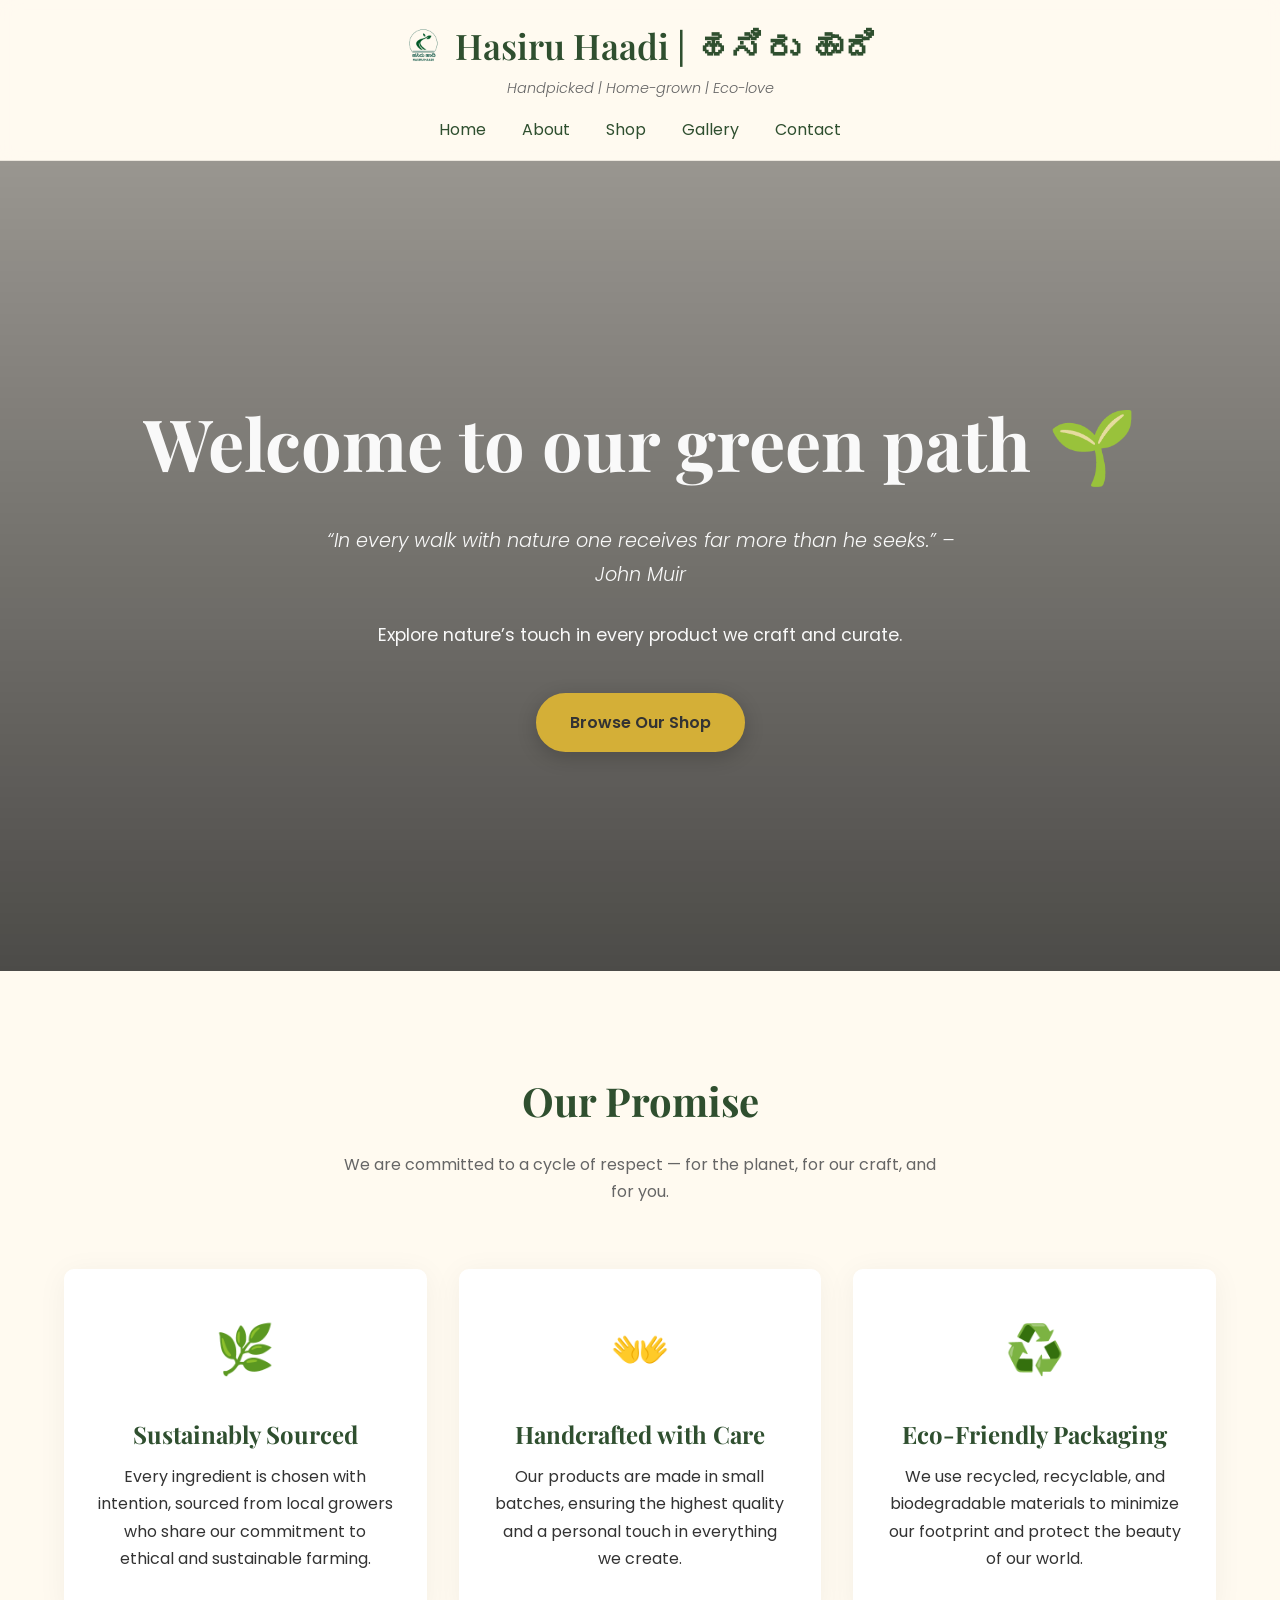
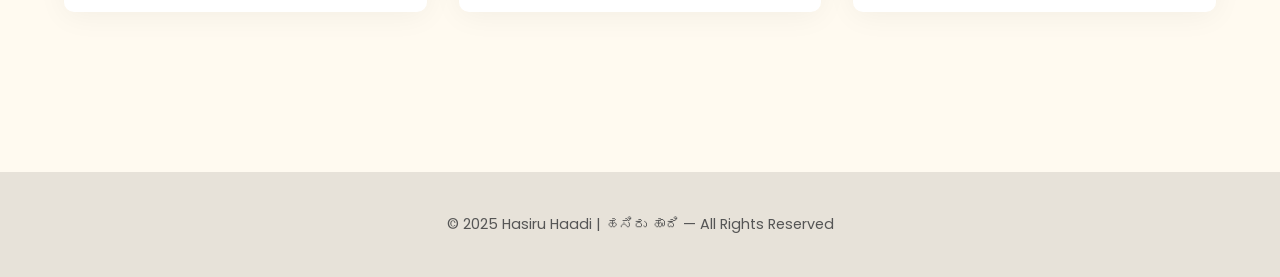
<file: index.html>
<!DOCTYPE html>
<html lang="en">
<head>
    <link rel="icon" type="image/x-icon" href="favicon.ico.png">
    <meta charset="UTF-8">
    <title>Hasiru Haadi | ಹಸಿರು ಹಾದಿ</title>
    <meta name="viewport" content="width=device-width, initial-scale=1.0">

    <link rel="preconnect" href="https://fonts.googleapis.com">
    <link rel="preconnect" href="https://fonts.gstatic.com" crossorigin>
    <link href="https://fonts.googleapis.com/css2?family=Playfair+Display:wght@600&family=Poppins:wght@300;400;600&display=swap" rel="stylesheet">

    <style>
        :root {
            --dark-green: #2F4F2F; /* Deep Forest Green */
            --accent-gold: #D4AF37; /* Gold/Ochre */
            --background-ivory: #FFFAF0; /* Floral White/Ivory */
            --text-dark: #333333;
            --text-light: #f9f9f9;
            --font-heading: 'Playfair Display', serif;
            --font-body: 'Poppins', sans-serif;
        }

        * {
            margin: 0;
            padding: 0;
            box-sizing: border-box;
        }

        html {
            scroll-behavior: smooth;
        }

        body {
            font-family: var(--font-body);
            background-color: var(--background-ivory);
            color: var(--text-dark);
            line-height: 1.7;
            overflow-x: hidden;
        }

        /* --- HEADER --- */
        header {
            background: rgba(255, 250, 240, 0.85);
            backdrop-filter: blur(10px);
            padding: 1rem 5%;
            text-align: center;
            position: sticky;
            top: 0;
            z-index: 1000;
            border-bottom: 1px solid rgba(0,0,0,0.08);
            animation: fadeInDown 1s ease-in-out;
        }

        header h1 {
            font-family: var(--font-heading);
            font-size: 2.2rem;
            font-weight: 600;
            color: var(--dark-green);
            display: flex;
            align-items: center;
            justify-content: center;
            gap: 12px;
        }
        
        header h1 img {
            transition: transform 0.3s ease;
        }

        header h1:hover img {
            transform: scale(1.1);
        }

        header p {
            font-style: italic;
            color: #666;
            margin-bottom: 1rem;
            font-size: 0.9rem;
            font-weight: 300;
        }
        
        nav a {
            color: var(--dark-green);
            text-decoration: none;
            margin: 0 1rem;
            font-weight: 400;
            position: relative;
            padding-bottom: 8px;
            transition: color 0.3s ease;
        }

        nav a::after {
            content: '';
            position: absolute;
            width: 0;
            height: 2px;
            bottom: 0;
            left: 50%;
            transform: translateX(-50%);
            background-color: var(--accent-gold);
            transition: width 0.3s cubic-bezier(0.65, 0, 0.35, 1);
        }

        nav a:hover {
            color: var(--text-dark);
        }

        nav a:hover::after {
            width: 100%;
        }

        /* --- HERO SECTION --- */
        .hero {
            display: flex;
            flex-direction: column;
            justify-content: center;
            align-items: center;
            text-align: center;
            padding: 5rem 2rem;
            min-height: 90vh;
            color: var(--text-light);
            position: relative;
            background: url('https://images.unsplash.com/photo-1441974231531-c6227db76b6e?q=80&w=2560&auto=format&fit=crop') no-repeat center center/cover;
            overflow: hidden;
        }

        .hero::before {
            content: '';
            position: absolute;
            top: 0;
            left: 0;
            width: 100%;
            height: 100%;
            background: linear-gradient(0deg, rgba(0,0,0,0.7) 0%, rgba(0,0,0,0.4) 100%);
            z-index: 1;
        }

        .hero {
           animation: kenBurns 30s ease-out infinite;
        }

        .hero > * {
            position: relative;
            z-index: 2;
        }
        
        .hero .line-reveal {
             overflow: hidden;
             padding: 2px 0;
        }

        .hero h2, .hero blockquote, .hero p, .hero .btn {
           animation: revealUp 1.2s cubic-bezier(0.65, 0, 0.35, 1) forwards;
           opacity: 0;
           transform: translateY(110%);
        }

        .hero h2 {
            font-family: var(--font-heading);
            font-size: clamp(2.5rem, 6vw, 4.5rem);
            margin-bottom: 1rem;
            animation-delay: 0.5s;
        }

        .hero blockquote {
            font-size: 1.2rem;
            max-width: 650px;
            font-weight: 300;
            line-height: 1.8;
            animation-delay: 0.8s;
        }

        .hero p {
            font-size: 1.1rem;
            margin-top: 1.5rem;
            animation-delay: 1.1s;
        }
        
        .btn {
            display: inline-block;
            background: var(--accent-gold);
            color: var(--text-dark);
            padding: 14px 32px;
            border-radius: 50px;
            text-decoration: none;
            margin-top: 2.5rem;
            font-weight: 600;
            border: 2px solid var(--accent-gold);
            transition: all 0.4s ease;
            box-shadow: 0 5px 20px rgba(0,0,0,0.2);
            animation-delay: 1.4s;
            animation-name: revealUp, breathe; /* Chain animations */
            animation-duration: 1.2s, 3s;
            animation-timing-function: cubic-bezier(0.65, 0, 0.35, 1), ease-in-out;
            animation-iteration-count: 1, infinite;
            animation-fill-mode: forwards;
        }

        .btn:hover {
            background: transparent;
            color: var(--accent-gold);
            transform: translateY(-5px) scale(1.05);
            box-shadow: 0 8px 25px rgba(0,0,0,0.3);
        }

        /* --- "OUR PROMISE" SECTION --- */
        .promise {
            padding: 6rem 5%;
            text-align: center;
        }

        .promise h2 {
            font-family: var(--font-heading);
            font-size: 2.5rem;
            color: var(--dark-green);
            margin-bottom: 1rem;
        }
        
        .promise .subtitle {
            max-width: 600px;
            margin: 0 auto 4rem auto;
            color: #666;
        }

        .promise-grid {
            display: grid;
            grid-template-columns: repeat(auto-fit, minmax(280px, 1fr));
            gap: 2rem;
        }
        
        .promise-card {
            background: #fff;
            padding: 2.5rem 2rem;
            border-radius: 10px;
            box-shadow: 0 4px 30px rgba(0,0,0,0.05);
            transition: transform 0.3s ease, box-shadow 0.3s ease;
            opacity: 0;
            animation: fadeInUp 1s ease-out forwards;
        }

        /* Staggered animation for cards */
        .promise-card:nth-child(2) { animation-delay: 0.2s; }
        .promise-card:nth-child(3) { animation-delay: 0.4s; }

        .promise-card:hover {
            transform: translateY(-10px);
            box-shadow: 0 10px 40px rgba(0,0,0,0.1);
        }

        .promise-card .icon {
            font-size: 3rem;
            margin-bottom: 1.5rem;
            color: var(--dark-green);
        }
        
        .promise-card h3 {
            font-family: var(--font-heading);
            font-size: 1.5rem;
            margin-bottom: 0.5rem;
            color: var(--dark-green);
        }

        /* --- FOOTER --- */
        footer {
            text-align: center;
            padding: 2.5rem 1rem;
            background: #e7e2d9;
            color: #555;
            font-size: 0.9rem;
            margin-top: 4rem;
        }

        /* --- KEYFRAMES --- */
        @keyframes fadeInDown {
            from { opacity: 0; transform: translateY(-20px); }
            to { opacity: 1; transform: translateY(0); }
        }

        @keyframes revealUp {
            from { opacity: 0; transform: translateY(110%); }
            to { opacity: 1; transform: translateY(0); }
        }
        
        @keyframes fadeInUp {
            from { opacity: 0; transform: translateY(30px); }
            to { opacity: 1; transform: translateY(0); }
        }

        @keyframes kenBurns {
          0%, 100% { transform: scale(1.1) rotate(0.5deg); }
          50% { transform: scale(1.0) rotate(-0.5deg); }
        }
        
        @keyframes breathe {
            0%, 100% { transform: scale(1); }
            50% { transform: scale(1.03); }
        }
        
        /* --- RESPONSIVE DESIGN --- */
        @media (max-width: 768px) {
            header {
                padding: 1.5rem 5%;
            }
            nav a {
                margin: 0 0.5rem;
            }
            .promise {
                padding: 4rem 5%;
            }
        }

    </style>
</head>
<body>
  <header>
    <h1>
        <img src="images/logo.png" alt="Hasiru Haadi Logo" style="height: 40px; vertical-align: middle;">
        Hasiru Haadi | ಹಸಿರು ಹಾದಿ
    </h1>
    <p>Handpicked | Home-grown | Eco-love</p>
    <nav>
      <a href="index.html">Home</a>
      <a href="about.html">About</a>
      <a href="shop.html">Shop</a>
      <a href="gallery.html">Gallery</a>
      <a href="contact.html">Contact</a>
    </nav>
  </header>

  <main>
    <section class="hero">
      <div class="line-reveal">
        <h2>Welcome to our green path 🌱</h2>
      </div>
      <div class="line-reveal">
        <blockquote style="font-style: italic;">
          “In every walk with nature one receives far more than he seeks.” – John Muir
        </blockquote>
      </div>
      <div class="line-reveal">
        <p>Explore nature’s touch in every product we craft and curate.</p>
      </div>
      <a href="shop.html" class="btn">Browse Our Shop</a>
    </section>

    <section class="promise">
        <h2>Our Promise</h2>
        <p class="subtitle">We are committed to a cycle of respect — for the planet, for our craft, and for you.</p>
        <div class="promise-grid">
            <article class="promise-card">
                <div class="icon">🌿</div>
                <h3>Sustainably Sourced</h3>
                <p>Every ingredient is chosen with intention, sourced from local growers who share our commitment to ethical and sustainable farming.</p>
            </article>
            <article class="promise-card">
                <div class="icon">👐</div>
                <h3>Handcrafted with Care</h3>
                <p>Our products are made in small batches, ensuring the highest quality and a personal touch in everything we create.</p>
            </article>
            <article class="promise-card">
                <div class="icon">♻️</div>
                <h3>Eco-Friendly Packaging</h3>
                <p>We use recycled, recyclable, and biodegradable materials to minimize our footprint and protect the beauty of our world.</p>
            </article>
        </div>
    </section>
  </main>

  <footer>
    <p>© 2025 Hasiru Haadi | ಹಸಿರು ಹಾದಿ — All Rights Reserved</p>
  </footer>
</body>
</html>
</file>
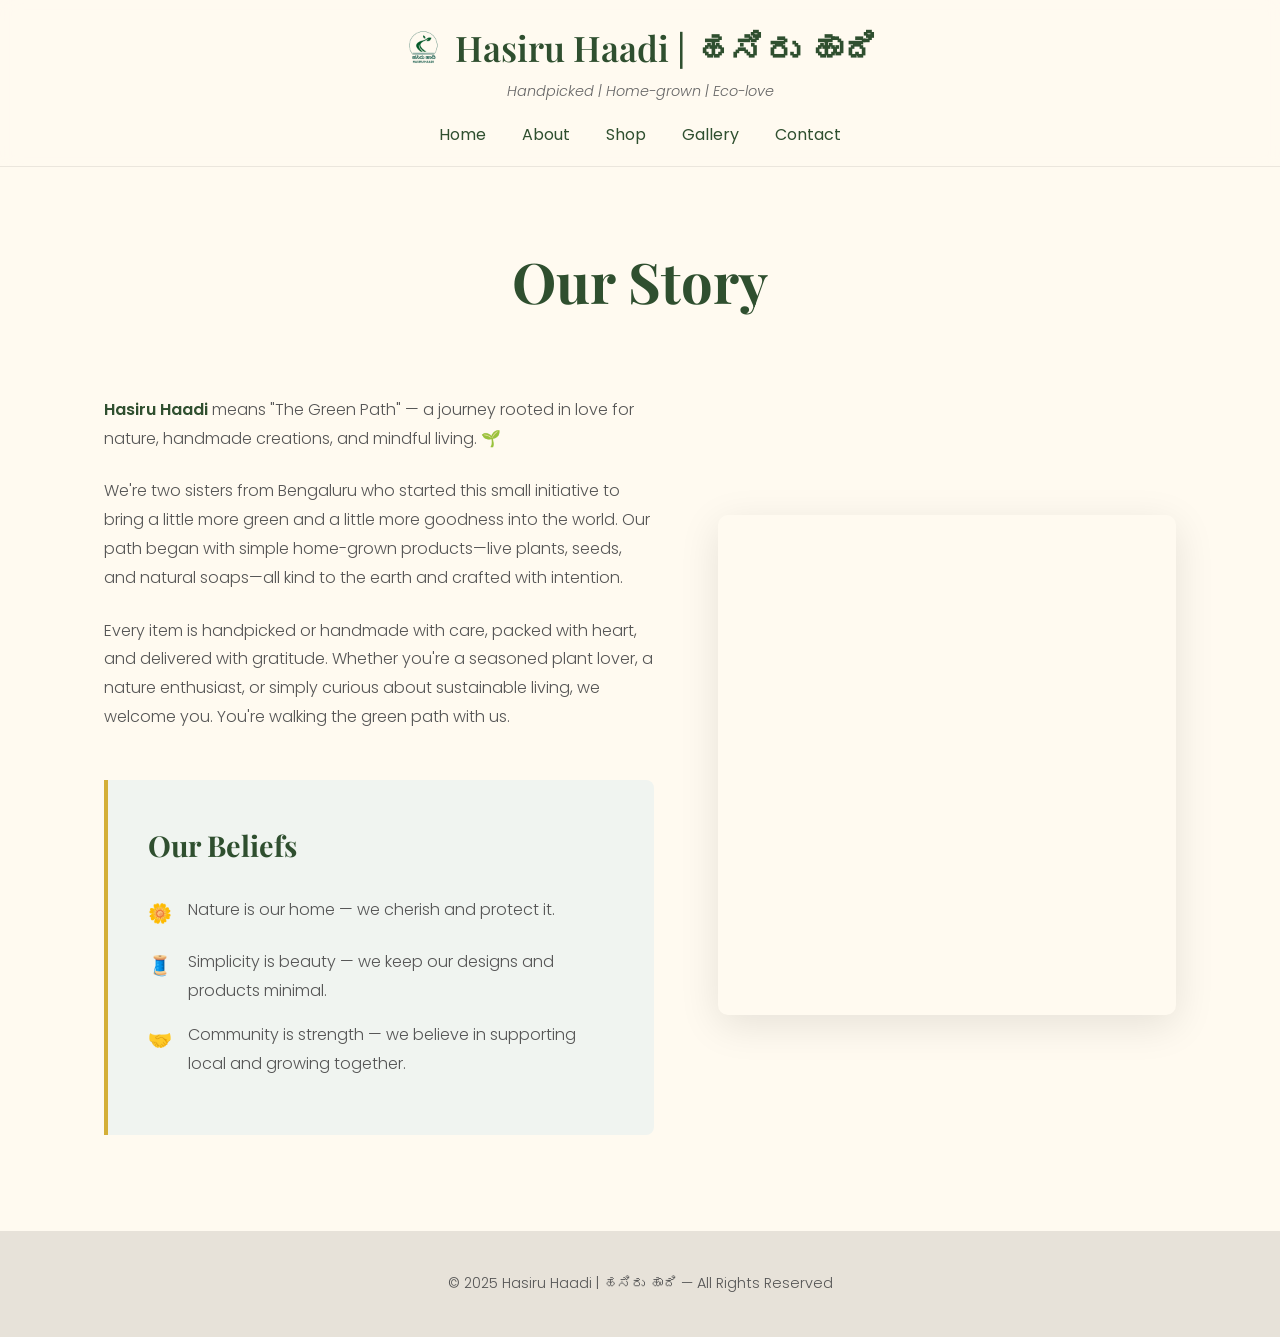
<file: about.html>
<!DOCTYPE html>
<html lang="en">
<head>
    <link rel="icon" type="image/x-icon" href="favicon.ico">
    <meta charset="UTF-8">
    <title>About Us | Hasiru Haadi</title>
    <meta name="viewport" content="width=device-width, initial-scale=1.0">

    <link rel="preconnect" href="https://fonts.googleapis.com">
    <link rel="preconnect" href="https://fonts.gstatic.com" crossorigin>
    <link href="https://fonts.googleapis.com/css2?family=Playfair+Display:wght@600&family=Poppins:wght@300;400;600&display=swap" rel="stylesheet">

    <style>
        /* --- ROOT VARIABLES (Consistent with homepage) --- */
        :root {
            --dark-green: #2F4F2F; /* Deep Forest Green */
            --accent-gold: #D4AF37; /* Gold/Ochre */
            --background-ivory: #FFFAF0; /* Floral White/Ivory */
            --light-green-bg: #f0f4f0;
            --text-dark: #333333;
            --text-light-gray: #555;
            --font-heading: 'Playfair Display', serif;
            --font-body: 'Poppins', sans-serif;
        }

        /* --- GENERAL STYLES (Consistent with homepage) --- */
        * {
            margin: 0;
            padding: 0;
            box-sizing: border-box;
        }

        html {
            scroll-behavior: smooth;
        }

        body {
            font-family: var(--font-body);
            background-color: var(--background-ivory);
            color: var(--text-dark);
            line-height: 1.8;
            overflow-x: hidden;
            font-weight: 300;
        }
        
        strong {
            font-weight: 600;
            color: var(--dark-green);
        }

        /* --- HEADER & FOOTER (Identical to homepage) --- */
        header {
            background: rgba(255, 250, 240, 0.85);
            backdrop-filter: blur(10px);
            padding: 1rem 5%;
            text-align: center;
            position: sticky;
            top: 0;
            z-index: 1000;
            border-bottom: 1px solid rgba(0,0,0,0.08);
        }

        header h1 {
            font-family: var(--font-heading);
            font-size: 2.2rem;
            font-weight: 600;
            color: var(--dark-green);
            display: flex;
            align-items: center;
            justify-content: center;
            gap: 12px;
        }
        
        header h1 img {
            transition: transform 0.3s ease;
        }

        header h1:hover img {
            transform: scale(1.1);
        }

        header p {
            font-style: italic;
            color: #666;
            margin-bottom: 1rem;
            font-size: 0.9rem;
            font-weight: 300;
        }
        
        nav a {
            color: var(--dark-green);
            text-decoration: none;
            margin: 0 1rem;
            font-weight: 400;
            position: relative;
            padding-bottom: 8px;
            transition: color 0.3s ease;
        }

        nav a::after {
            content: '';
            position: absolute;
            width: 0;
            height: 2px;
            bottom: 0;
            left: 50%;
            transform: translateX(-50%);
            background-color: var(--accent-gold);
            transition: width 0.3s cubic-bezier(0.65, 0, 0.35, 1);
        }

        nav a:hover {
            color: var(--text-dark);
        }

        nav a:hover::after {
            width: 100%;
        }

        footer {
            text-align: center;
            padding: 2.5rem 1rem;
            background: #e7e2d9;
            color: var(--text-light-gray);
            font-size: 0.9rem;
        }

        /* --- ABOUT PAGE SPECIFIC STYLES --- */
        .page-title-section {
            text-align: center;
            padding: 4rem 2rem 2rem;
            animation: fadeIn 1.5s ease-out;
        }
        .page-title-section h2 {
            font-family: var(--font-heading);
            font-size: clamp(2.5rem, 6vw, 3.5rem);
            color: var(--dark-green);
        }

        .about-container {
            display: grid;
            grid-template-columns: 1.2fr 1fr;
            gap: 4rem;
            max-width: 1200px;
            margin: 2rem auto 6rem auto;
            padding: 0 5%;
            align-items: center;
        }

        .about-text {
            animation: fadeInUp 1s ease-out forwards;
            opacity: 0;
        }
        
        .about-text p {
            margin-bottom: 1.5rem;
            color: var(--text-light-gray);
        }

        .about-image {
            height: 500px;
            border-radius: 10px;
            background: url('https://images.unsplash.com/photo-1523348837708-15d4a09cfac2?q=80&w=2574&auto=format&fit=crop') no-repeat center center/cover;
            box-shadow: 0 10px 40px rgba(0,0,0,0.1);
            animation: fadeIn 1.5s ease-out forwards;
            opacity: 0;
            animation-delay: 0.2s;
            transition: transform 0.4s ease;
        }
        
        .about-image:hover {
            transform: scale(1.03);
        }

        .beliefs-section {
            margin-top: 3rem;
            padding: 2.5rem;
            background: var(--light-green-bg);
            border-left: 4px solid var(--accent-gold);
            border-radius: 0 8px 8px 0;
        }
        
        .beliefs-section h3 {
            font-family: var(--font-heading);
            font-size: 1.8rem;
            color: var(--dark-green);
            margin-bottom: 1.5rem;
        }
        
        .beliefs-section ul {
            list-style: none;
        }
        
        .beliefs-section li {
            margin-bottom: 1rem;
            display: flex;
            align-items: flex-start;
            color: var(--text-light-gray);
            opacity: 0;
            animation: fadeInUp 0.8s ease-out forwards;
        }

        /* Staggered animation for list items */
        .beliefs-section li:nth-child(1) { animation-delay: 0.3s; }
        .beliefs-section li:nth-child(2) { animation-delay: 0.5s; }
        .beliefs-section li:nth-child(3) { animation-delay: 0.7s; }
        
        .beliefs-section li::before {
            content: attr(data-icon); /* Use emoji from data-icon attribute */
            font-size: 1.2rem;
            margin-right: 1rem;
            margin-top: 0.1rem;
        }
        
        /* --- KEYFRAMES --- */
        @keyframes fadeIn {
            from { opacity: 0; }
            to { opacity: 1; }
        }

        @keyframes fadeInUp {
            from { opacity: 0; transform: translateY(30px); }
            to { opacity: 1; transform: translateY(0); }
        }

        /* --- RESPONSIVE DESIGN --- */
        @media (max-width: 900px) {
            .about-container {
                grid-template-columns: 1fr;
                gap: 2rem;
            }
            .about-image {
                height: 350px;
                grid-row: 1; /* Move image to the top on mobile */
            }
        }

    </style>
</head>
<body>
  <header>
    <h1><img src="images/logo.png" alt="Hasiru Haadi Logo" style="height: 40px; vertical-align: middle;"> Hasiru Haadi | ಹಸಿರು ಹಾದಿ</h1>
    <p>Handpicked | Home-grown | Eco-love</p>
    <nav>
      <a href="index.html">Home</a>
      <a href="about.html">About</a>
      <a href="shop.html">Shop</a>
      <a href="gallery.html">Gallery</a>
      <a href="contact.html">Contact</a>
    </nav>
  </header>

  <main>
    <section class="page-title-section">
        <h2>Our Story</h2>
    </section>
    
    <div class="about-container">
        <div class="about-text">
            <p><strong>Hasiru Haadi</strong> means "The Green Path" — a journey rooted in love for nature, handmade creations, and mindful living. 🌱</p>
            
            <p>We're two sisters from Bengaluru who started this small initiative to bring a little more green and a little more goodness into the world. Our path began with simple home-grown products—live plants, seeds, and natural soaps—all kind to the earth and crafted with intention.</p>
  
            <p>Every item is handpicked or handmade with care, packed with heart, and delivered with gratitude. Whether you're a seasoned plant lover, a nature enthusiast, or simply curious about sustainable living, we welcome you. You're walking the green path with us.</p>

            <div class="beliefs-section">
                <h3>Our Beliefs</h3>
                <ul>
                  <li data-icon="🌼">Nature is our home — we cherish and protect it.</li>
                  <li data-icon="🧵">Simplicity is beauty — we keep our designs and products minimal.</li>
                  <li data-icon="🤝">Community is strength — we believe in supporting local and growing together.</li>
                </ul>
            </div>
        </div>
        <div class="about-image">
            </div>
    </div>
  </main>

  <footer>
    <p>© 2025 Hasiru Haadi | ಹಸಿರು ಹಾದಿ — All Rights Reserved</p>
  </footer>
</body>
</html>
</file>
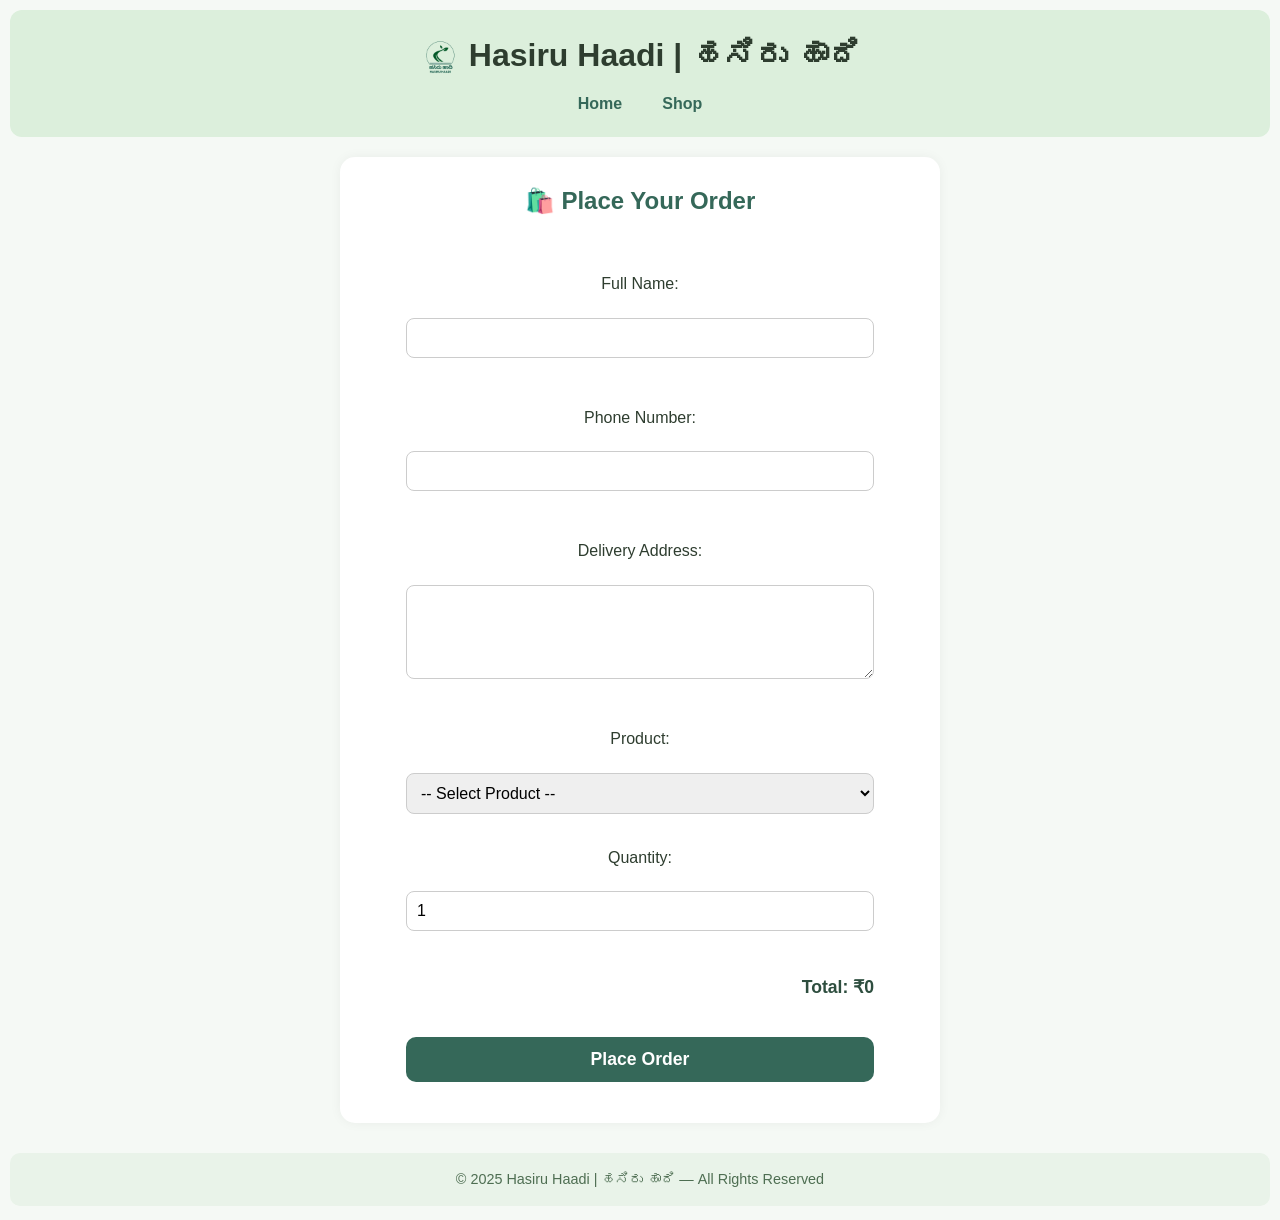
<file: buy.html>
<!DOCTYPE html>
<html lang="en">
<head>
  <meta charset="UTF-8">
  <title>Buy Now | Hasiru Haadi</title>
  <meta name="viewport" content="width=device-width, initial-scale=1.0">
  <link rel="stylesheet" href="style/style.css">
</head>
<body>
  <header>
    <h1><img src="images/logo.png" alt="Hasiru Haadi Logo" style="height: 40px; vertical-align: middle;"> Hasiru Haadi | ಹಸಿರು ಹಾದಿ</h1>
    <nav>
      <a href="index.html">Home</a>
      <a href="shop.html">Shop</a>
    </nav>
  </header>

  <main class="contact-form">
    <h2>🛍️ Place Your Order</h2>

    <form action="https://formsubmit.co/hasiruhaadi@gmail.com" method="POST">
      <input type="hidden" name="_captcha" value="false">
      <input type="hidden" name="_next" value="https://spandana-builds.github.io/hasiru-haadi/thankyoufororder.html">

      <label for="name">Full Name:</label>
      <input type="text" id="name" name="name" required>

      <label for="phone">Phone Number:</label>
      <input type="tel" id="phone" name="phone" required>

      <label for="address">Delivery Address:</label>
      <textarea id="address" name="address" rows="4" required></textarea>

      <label for="product">Product:</label>
      <select id="product" name="product" required>
        <option value="">-- Select Product --</option>
        <option value="Snake Plant">Snake Plant – ₹149</option>
        <option value="Little Gem">Little Gem – ₹99</option>
        <option value="Moss Rose">Moss Rose – ₹59</option>
      </select>

      <label for="quantity">Quantity:</label>
      <input type="number" id="quantity" name="quantity" min="1" value="1" required>

      <div id="total" style="margin-top: 10px; font-weight: bold;">Total: ₹0</div>

      <button type="submit" class="button">Place Order</button>
    </form>
  </main>

  <footer>
    <p>© 2025 Hasiru Haadi | ಹಸಿರು ಹಾದಿ — All Rights Reserved</p>
  </footer>

  <script>
    const productSelect = document.getElementById('product');
    const quantityInput = document.getElementById('quantity');
    const totalDiv = document.getElementById('total');

    const prices = {
      "Snake Plant": 149,
      "Little Gem": 99,
      "Moss Rose": 59
    };

    function updateTotal() {
      const selectedProduct = productSelect.value;
      const quantity = parseInt(quantityInput.value) || 0;
      const price = prices[selectedProduct] || 0;
      totalDiv.textContent = `Total: ₹${price * quantity}`;
    }

    productSelect.addEventListener('change', updateTotal);
    quantityInput.addEventListener('input', updateTotal);
    updateTotal();
  </script>
</body>
</html>
</file>
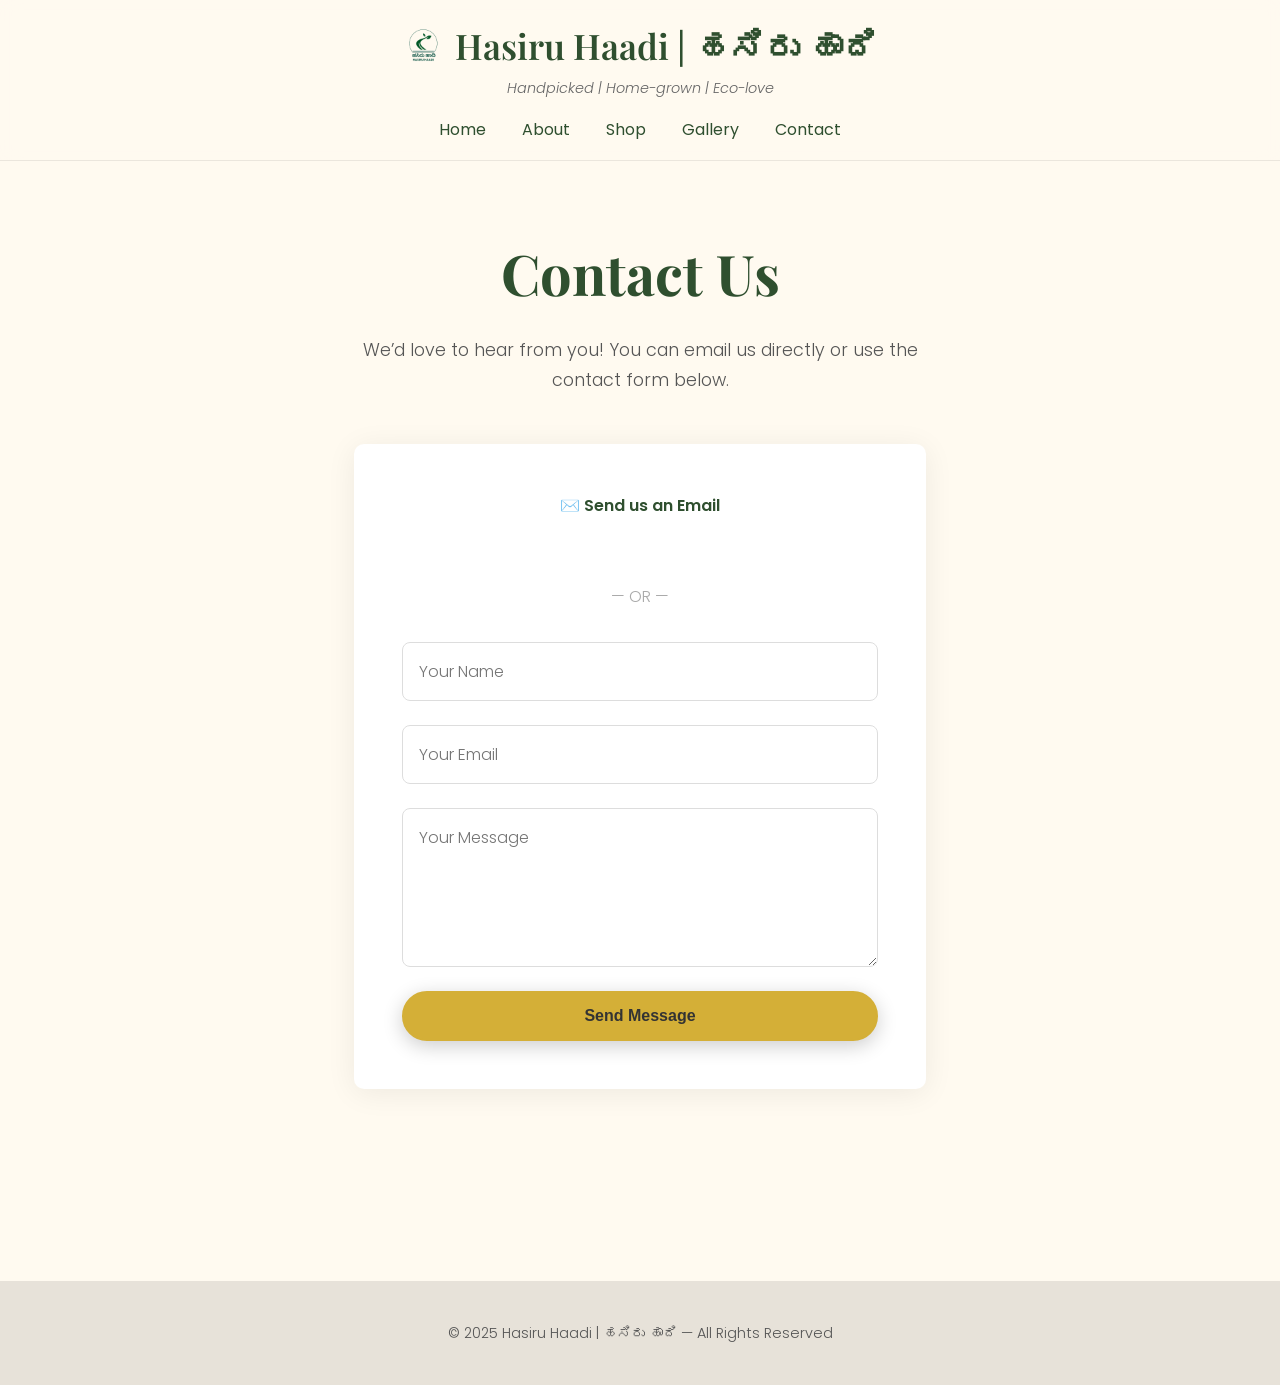
<file: contact.html>
<!DOCTYPE html>
<html lang="en">
<head>
    <meta charset="UTF-8">
    <title>Contact Us | Hasiru Haadi</title>
    <meta name="viewport" content="width=device-width, initial-scale=1.0">
    <link rel="icon" type="image/x-icon" href="favicon.ico">

    <link rel="preconnect" href="https://fonts.googleapis.com">
    <link rel="preconnect" href="https://fonts.gstatic.com" crossorigin>
    <link href="https://fonts.googleapis.com/css2?family=Playfair+Display:wght@600&family=Poppins:wght@300;400;600&display=swap" rel="stylesheet">

    <style>
        /* --- ROOT VARIABLES (Consistent with all pages) --- */
        :root {
            --dark-green: #2F4F2F; /* Deep Forest Green */
            --accent-gold: #D4AF37; /* Gold/Ochre */
            --background-ivory: #FFFAF0; /* Floral White/Ivory */
            --text-dark: #333333;
            --text-light-gray: #555;
            --font-heading: 'Playfair Display', serif;
            --font-body: 'Poppins', sans-serif;
        }

        /* --- GENERAL STYLES (Consistent with all pages) --- */
        * {
            margin: 0;
            padding: 0;
            box-sizing: border-box;
        }

        html {
            scroll-behavior: smooth;
        }

        body {
            font-family: var(--font-body);
            background-color: var(--background-ivory);
            color: var(--text-dark);
            line-height: 1.7;
            overflow-x: hidden;
            font-weight: 300;
        }

        /* --- HEADER & FOOTER (Identical to all pages) --- */
        header {
            background: rgba(255, 250, 240, 0.85);
            backdrop-filter: blur(10px);
            padding: 1rem 5%;
            text-align: center;
            position: sticky;
            top: 0;
            z-index: 1000;
            border-bottom: 1px solid rgba(0,0,0,0.08);
        }

        header h1 {
            font-family: var(--font-heading);
            font-size: 2.2rem;
            font-weight: 600;
            color: var(--dark-green);
            display: flex;
            align-items: center;
            justify-content: center;
            gap: 12px;
        }
        
        header h1 img {
            transition: transform 0.3s ease;
        }

        header h1:hover img {
            transform: scale(1.1);
        }

        header p {
            font-style: italic;
            color: #666;
            margin-bottom: 1rem;
            font-size: 0.9rem;
            font-weight: 300;
        }
        
        nav a {
            color: var(--dark-green);
            text-decoration: none;
            margin: 0 1rem;
            font-weight: 400;
            position: relative;
            padding-bottom: 8px;
            transition: color 0.3s ease;
        }

        nav a::after {
            content: '';
            position: absolute;
            width: 0;
            height: 2px;
            bottom: 0;
            left: 50%;
            transform: translateX(-50%);
            background-color: var(--accent-gold);
            transition: width 0.3s cubic-bezier(0.65, 0, 0.35, 1);
        }

        nav a:hover {
            color: var(--text-dark);
        }

        nav a:hover::after {
            width: 100%;
        }

        footer {
            text-align: center;
            padding: 2.5rem 1rem;
            background: #e7e2d9;
            color: var(--text-light-gray);
            font-size: 0.9rem;
            margin-top: 6rem;
        }

        /* --- CONTACT PAGE SPECIFIC STYLES --- */
        .contact {
            max-width: 700px;
            margin: 0 auto;
            padding: 4rem 5% 6rem;
            text-align: center;
        }
        
        .contact h2 {
            font-family: var(--font-heading);
            font-size: clamp(2.5rem, 6vw, 3.5rem);
            color: var(--dark-green);
            margin-bottom: 1rem;
            animation: fadeInDown 1s ease-out;
        }

        .contact > p {
            font-size: 1.1rem;
            color: var(--text-light-gray);
            margin-bottom: 3rem;
            animation: fadeInUp 1s ease-out 0.2s;
            animation-fill-mode: backwards;
        }

        .contact-options {
            background: #fff;
            padding: 3rem;
            border-radius: 10px;
            box-shadow: 0 4px 30px rgba(0,0,0,0.07);
        }
        
        .email-link {
            display: inline-block;
            text-decoration: none;
            color: var(--dark-green);
            font-weight: 600;
            margin-bottom: 2rem;
            position: relative;
            transition: color 0.3s ease;
        }
        
        .email-link::after {
             content: '';
            position: absolute;
            width: 100%;
            height: 1px;
            bottom: -4px;
            left: 0;
            background-color: var(--accent-gold);
            transform: scaleX(0);
            transition: transform 0.4s cubic-bezier(0.65, 0, 0.35, 1);
        }
        
        .email-link:hover {
            color: var(--accent-gold);
        }

        .email-link:hover::after {
            transform: scaleX(1);
        }

        form {
            display: flex;
            flex-direction: column;
            gap: 1.5rem;
            text-align: left;
        }
        
        form input,
        form textarea {
            width: 100%;
            padding: 1rem;
            font-family: var(--font-body);
            font-size: 1rem;
            font-weight: 300;
            border: 1px solid #ddd;
            border-radius: 8px;
            transition: border-color 0.3s ease, box-shadow 0.3s ease;
            opacity: 0;
            animation: fadeInUp 0.8s ease-out forwards;
        }

        form input:focus,
        form textarea:focus {
            outline: none;
            border-color: var(--accent-gold);
            box-shadow: 0 0 0 3px rgba(212, 175, 55, 0.25);
        }

        /* Staggered form animation */
        form input[name="name"] { animation-delay: 0.4s; }
        form input[name="email"] { animation-delay: 0.5s; }
        form textarea[name="message"] { animation-delay: 0.6s; }
        form button { animation-delay: 0.7s; }

        .btn {
            display: inline-block;
            background: var(--accent-gold);
            color: var(--text-dark);
            padding: 14px 32px;
            border-radius: 50px;
            text-decoration: none;
            font-weight: 600;
            font-size: 1rem;
            border: 2px solid var(--accent-gold);
            transition: all 0.4s ease;
            box-shadow: 0 5px 20px rgba(0,0,0,0.2);
            cursor: pointer;
            width: 100%;
        }

        .btn:hover {
            background: transparent;
            color: var(--accent-gold);
            transform: translateY(-5px);
            box-shadow: 0 8px 25px rgba(0,0,0,0.3);
        }


        /* --- KEYFRAMES --- */
        @keyframes fadeInDown {
            from { opacity: 0; transform: translateY(-20px); }
            to { opacity: 1; transform: translateY(0); }
        }

        @keyframes fadeInUp {
            from { opacity: 0; transform: translateY(30px); }
            to { opacity: 1; transform: translateY(0); }
        }

    </style>
</head>
<body>
  <header>
    <h1><img src="images/logo.png" alt="Hasiru Haadi Logo" style="height: 40px; vertical-align: middle;"> Hasiru Haadi | ಹಸಿರು ಹಾದಿ</h1>
    <p>Handpicked | Home-grown | Eco-love</p>
    <nav>
      <a href="index.html">Home</a>
      <a href="about.html">About</a>
      <a href="shop.html">Shop</a>
      <a href="gallery.html">Gallery</a>
      <a href="contact.html">Contact</a>
    </nav>
  </header>

  <main>
    <section class="contact">
      <h2>Contact Us</h2>
      <p>We’d love to hear from you! You can email us directly or use the contact form below.</p>

      <div class="contact-options">
        <a class="email-link" href="mailto:hasiruhaadi@gmail.com">✉️ Send us an Email</a>
        
        <div style="text-align: center; margin: 2rem 0; color: #aaa;">— OR —</div>

        <form action="https://formsubmit.co/hasiruhaadi@gmail.com" method="POST">
          <input type="hidden" name="_captcha" value="false">
          <input type="hidden" name="_next" value="https://spandana-builds.github.io/hasiru-haadi-2/thankyou.html">

          <input type="text" name="name" placeholder="Your Name" required>
          <input type="email" name="email" placeholder="Your Email" required>
          <textarea name="message" placeholder="Your Message" rows="5" required></textarea>
          <button type="submit" class="btn">Send Message</button>
        </form>
      </div>
    </section>
  </main>

  <footer>
    <p>© 2025 Hasiru Haadi | ಹಸಿರು ಹಾದಿ — All Rights Reserved</p>
  </footer>
</body>
</html>
</file>
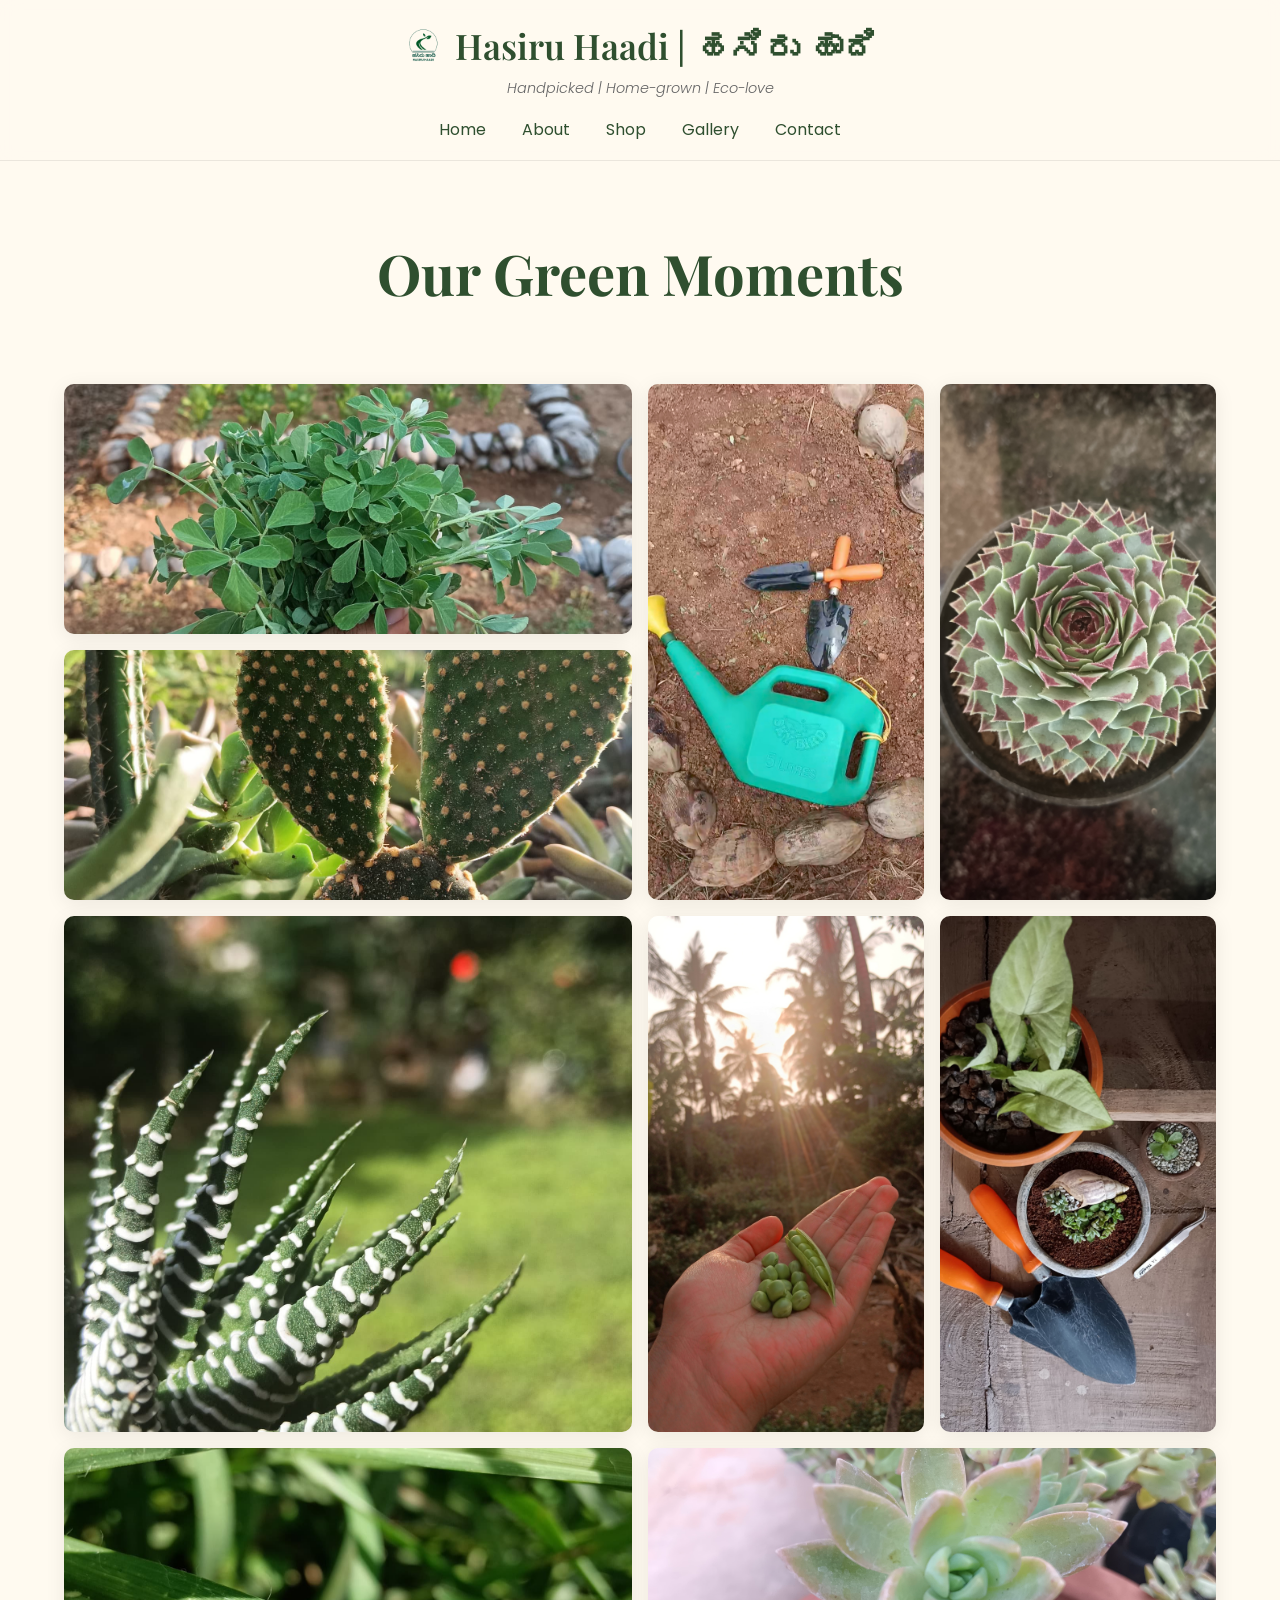
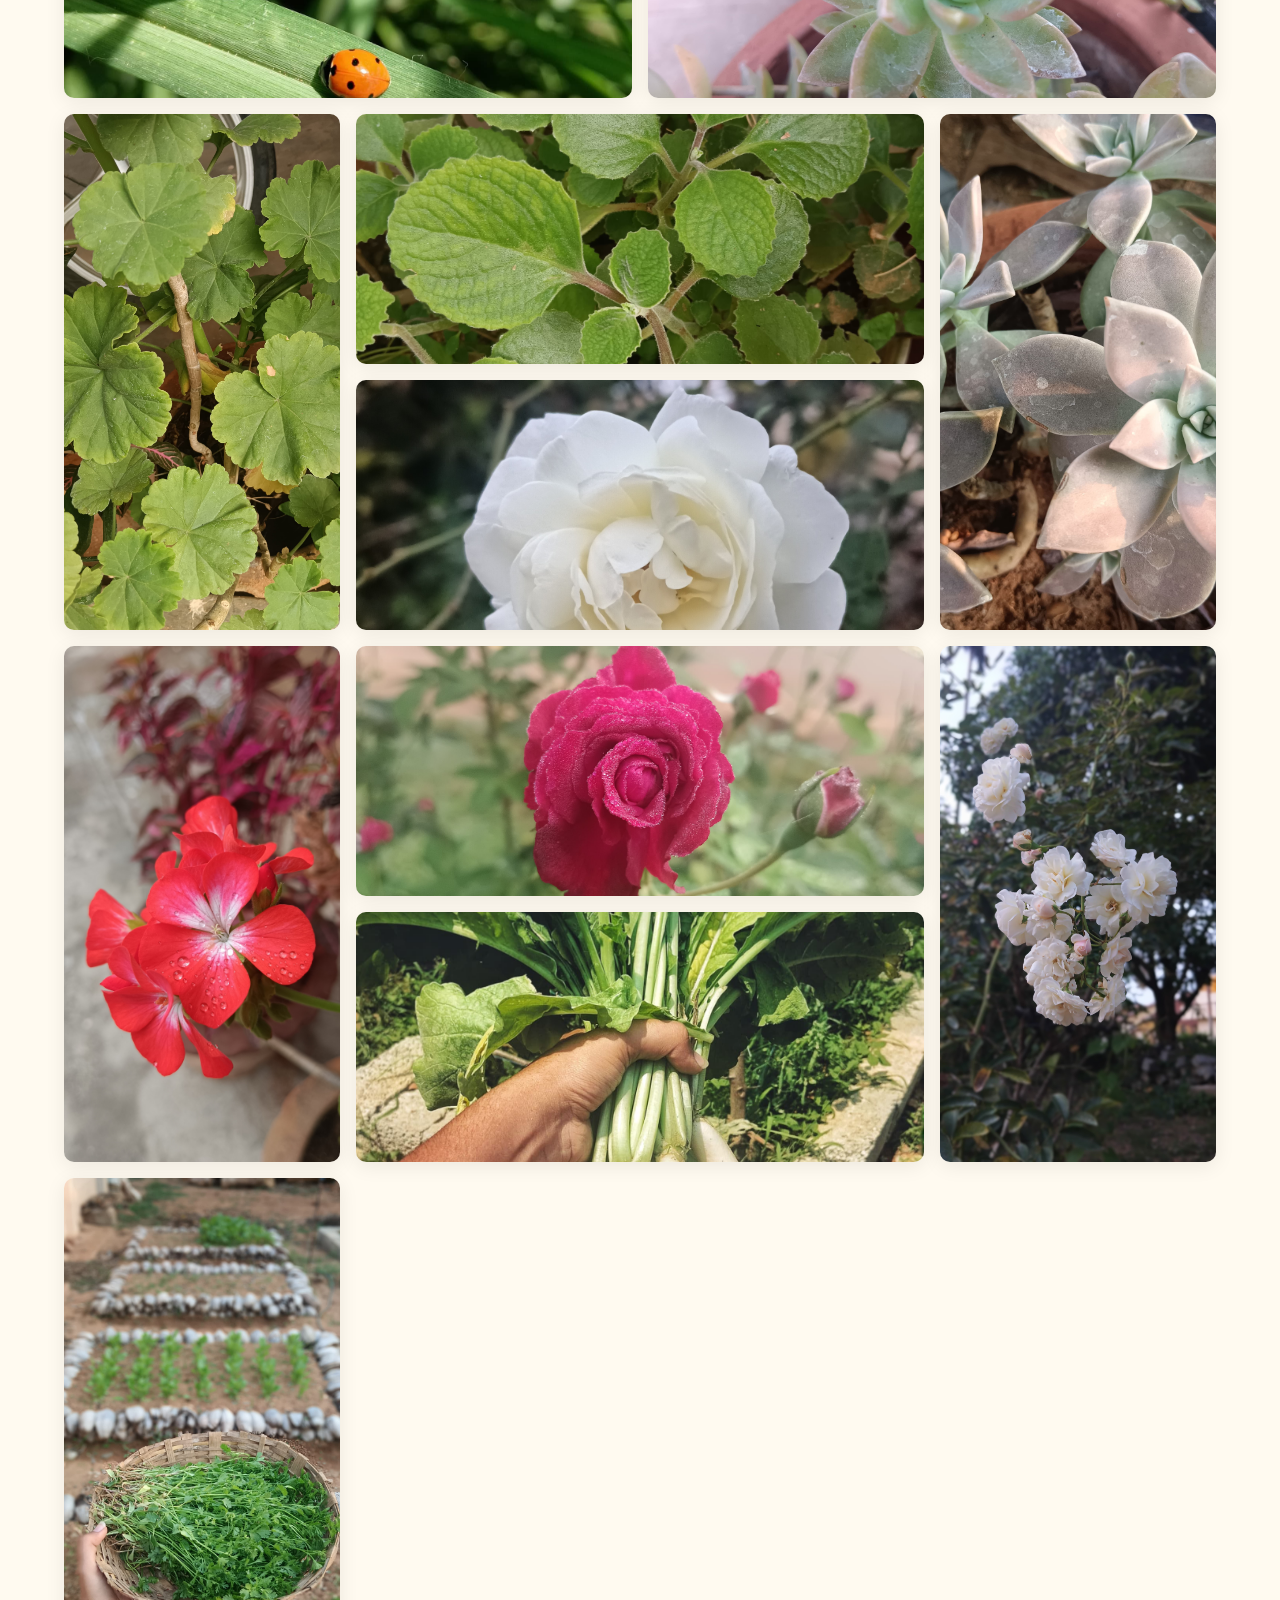
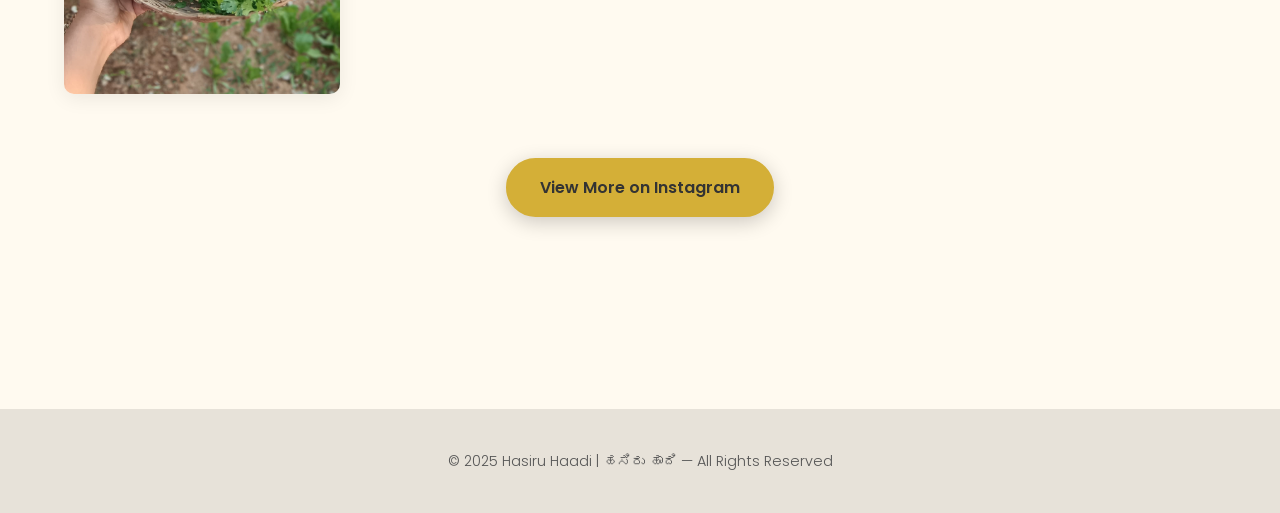
<file: gallery.html>
<!DOCTYPE html>
<html lang="en">
<head>
    <meta charset="UTF-8">
    <title>Gallery | Hasiru Haadi</title>
    <meta name="viewport" content="width=device-width, initial-scale=1.0">
    <link rel="icon" type="image/x-icon" href="favicon.ico">

    <link rel="preconnect" href="https://fonts.googleapis.com">
    <link rel="preconnect" href="https://fonts.gstatic.com" crossorigin>
    <link href="https://fonts.googleapis.com/css2?family=Playfair+Display:wght@600&family=Poppins:wght@300;400;600&display=swap" rel="stylesheet">

    <style>
        /* --- ROOT VARIABLES (Consistent with other pages) --- */
        :root {
            --dark-green: #2F4F2F; /* Deep Forest Green */
            --accent-gold: #D4AF37; /* Gold/Ochre */
            --background-ivory: #FFFAF0; /* Floral White/Ivory */
            --text-dark: #333333;
            --text-light-gray: #555;
            --font-heading: 'Playfair Display', serif;
            --font-body: 'Poppins', sans-serif;
        }

        /* --- GENERAL STYLES (Consistent with other pages) --- */
        * {
            margin: 0;
            padding: 0;
            box-sizing: border-box;
        }

        html {
            scroll-behavior: smooth;
        }

        body {
            font-family: var(--font-body);
            background-color: var(--background-ivory);
            color: var(--text-dark);
            line-height: 1.7;
            overflow-x: hidden;
            font-weight: 300;
        }

        /* --- HEADER & FOOTER (Identical to other pages) --- */
        header {
            background: rgba(255, 250, 240, 0.85);
            backdrop-filter: blur(10px);
            padding: 1rem 5%;
            text-align: center;
            position: sticky;
            top: 0;
            z-index: 1000;
            border-bottom: 1px solid rgba(0,0,0,0.08);
        }

        header h1 {
            font-family: var(--font-heading);
            font-size: 2.2rem;
            font-weight: 600;
            color: var(--dark-green);
            display: flex;
            align-items: center;
            justify-content: center;
            gap: 12px;
        }
        
        header h1 img {
            transition: transform 0.3s ease;
        }

        header h1:hover img {
            transform: scale(1.1);
        }

        header p {
            font-style: italic;
            color: #666;
            margin-bottom: 1rem;
            font-size: 0.9rem;
            font-weight: 300;
        }
        
        nav a {
            color: var(--dark-green);
            text-decoration: none;
            margin: 0 1rem;
            font-weight: 400;
            position: relative;
            padding-bottom: 8px;
            transition: color 0.3s ease;
        }

        nav a::after {
            content: '';
            position: absolute;
            width: 0;
            height: 2px;
            bottom: 0;
            left: 50%;
            transform: translateX(-50%);
            background-color: var(--accent-gold);
            transition: width 0.3s cubic-bezier(0.65, 0, 0.35, 1);
        }

        nav a:hover {
            color: var(--text-dark);
        }

        nav a:hover::after {
            width: 100%;
        }

        footer {
            text-align: center;
            padding: 2.5rem 1rem;
            background: #e7e2d9;
            color: var(--text-light-gray);
            font-size: 0.9rem;
            margin-top: 6rem;
        }

        /* --- GALLERY PAGE SPECIFIC STYLES --- */
        .gallery {
            max-width: 1400px;
            margin: 0 auto;
            padding: 4rem 5% 6rem;
            text-align: center;
        }
        
        .gallery h2 {
            font-family: var(--font-heading);
            font-size: clamp(2.5rem, 6vw, 3.5rem);
            color: var(--dark-green);
            margin-bottom: 4rem;
            animation: fadeInDown 1s ease-out;
        }

        .gallery-grid {
            display: grid;
            grid-template-columns: repeat(auto-fit, minmax(250px, 1fr));
            grid-auto-rows: 250px;
            grid-auto-flow: dense; /* Helps fill in gaps */
            gap: 1rem;
        }

        .gallery-item {
            overflow: hidden;
            border-radius: 10px;
            box-shadow: 0 4px 20px rgba(0,0,0,0.08);
            opacity: 0;
            animation: scaleIn 0.8s ease-out forwards;
        }
        
        /* Staggered animation for gallery items */
        .gallery-item:nth-child(1)  { animation-delay: 0.05s; }
        .gallery-item:nth-child(2)  { animation-delay: 0.10s; }
        .gallery-item:nth-child(3)  { animation-delay: 0.15s; }
        .gallery-item:nth-child(4)  { animation-delay: 0.20s; }
        .gallery-item:nth-child(5)  { animation-delay: 0.25s; }
        .gallery-item:nth-child(6)  { animation-delay: 0.30s; }
        .gallery-item:nth-child(7)  { animation-delay: 0.35s; }
        .gallery-item:nth-child(8)  { animation-delay: 0.40s; }
        .gallery-item:nth-child(9)  { animation-delay: 0.45s; }
        .gallery-item:nth-child(10) { animation-delay: 0.50s; }
        .gallery-item:nth-child(11) { animation-delay: 0.55s; }
        .gallery-item:nth-child(12) { animation-delay: 0.60s; }
        .gallery-item:nth-child(13) { animation-delay: 0.65s; }
        .gallery-item:nth-child(14) { animation-delay: 0.70s; }
        .gallery-item:nth-child(15) { animation-delay: 0.75s; }
        .gallery-item:nth-child(16) { animation-delay: 0.80s; }
        .gallery-item:nth-child(17) { animation-delay: 0.85s; }
        .gallery-item:nth-child(18) { animation-delay: 0.90s; }


        /* Masonry layout styling */
        .gallery-item:nth-child(odd):not(.tall) { /* Makes some odd items wider, but not if they are already tall */
             grid-column: span 2;
        }
        .gallery-item:nth-child(even):not(.wide) { /* Makes some even items taller, but not if they are already wide */
             grid-row: span 2;
        }
        /* Specific overrides for more control, adjust as needed */
        .gallery-item:nth-child(5) { grid-column: span 2; grid-row: span 2; } /* Big item */
        .gallery-item:nth-child(11) { grid-column: span 2; }
        .gallery-item:nth-child(14) { grid-row: span 2; }


        .gallery-grid img {
            width: 100%;
            height: 100%;
            object-fit: cover;
            transition: transform 0.4s ease, filter 0.4s ease;
        }

        .gallery-item:hover img {
            transform: scale(1.05);
            filter: brightness(1.1);
        }

        /* --- BUTTON (Consistent with homepage) --- */
        .btn {
            display: inline-block;
            background: var(--accent-gold);
            color: var(--text-dark);
            padding: 14px 32px;
            border-radius: 50px;
            text-decoration: none;
            margin-top: 4rem;
            font-weight: 600;
            border: 2px solid var(--accent-gold);
            transition: all 0.4s ease;
            box-shadow: 0 5px 20px rgba(0,0,0,0.2);
        }

        .btn:hover {
            background: transparent;
            color: var(--accent-gold);
            transform: translateY(-5px) scale(1.05);
            box-shadow: 0 8px 25px rgba(0,0,0,0.3);
        }

        /* --- KEYFRAMES --- */
        @keyframes fadeInDown {
            from { opacity: 0; transform: translateY(-20px); }
            to { opacity: 1; transform: translateY(0); }
        }

        @keyframes scaleIn {
            from { opacity: 0; transform: scale(0.9); }
            to { opacity: 1; transform: scale(1); }
        }
        
        /* Responsive adjustments for masonry */
        @media (max-width: 768px) {
            .gallery-grid {
                grid-auto-rows: 200px;
                grid-template-columns: repeat(auto-fit, minmax(150px, 1fr)); /* Smaller min-width for mobile */
            }
            /* Reset all custom spans on smaller screens to allow auto-flow to re-distribute */
            .gallery-item {
                grid-column: span 1 !important;
                grid-row: span 1 !important;
            }
            /* You can re-introduce some basic spanning for visual interest on smaller screens if desired */
            .gallery-item:nth-child(3n+1) { /* Make every 3rd item span 2 columns on mobile */
                grid-column: span 2 !important;
            }
            .gallery-item:nth-child(4n+2) { /* Make every 4th item span 2 rows on mobile */
                grid-row: span 2 !important;
            }
        }
        @media (max-width: 480px) {
            .gallery-grid {
                grid-template-columns: 1fr; /* Single column on very small screens */
                grid-auto-rows: 250px;
            }
            .gallery-item {
                grid-column: span 1 !important;
                grid-row: span 1 !important;
            }
        }

    </style>
</head>
<body>
  <header>
    <h1><img src="images/logo.png" alt="Hasiru Haadi Logo" style="height: 40px; vertical-align: middle;">
        Hasiru Haadi | ಹಸಿರು ಹಾದಿ</h1>
    <p>Handpicked | Home-grown | Eco-love</p>
    <nav>
      <a href="index.html">Home</a>
      <a href="about.html">About</a>
      <a href="shop.html">Shop</a>
      <a href="gallery.html">Gallery</a>
      <a href="contact.html">Contact</a>
    </nav>
  </header>

  <main>
    <section class="gallery">
      <h2>Our Green Moments</h2>

      <div class="gallery-grid">
        <div class="gallery-item"><img src="images/i1.jpg" alt="Packing Orders"></div>
        <div class="gallery-item"><img src="images/i2.jpg" alt="Jackfruit Harvest"></div>
        <div class="gallery-item"><img src="images/i3.jpg" alt="Plant Display"></div>
        <div class="gallery-item"><img src="images/i4.jpg" alt="Nature Photo"></div>
        <div class="gallery-item"><img src="images/i5.jpg" alt="Eco Gift Pack"></div>
        <div class="gallery-item"><img src="images/i6.jpg" alt="Mini Plant Shelf"></div>
        <div class="gallery-item"><img src="images/i7.jpg" alt="Close up of a green leaf"></div>
        <div class="gallery-item"><img src="images/i8.jpg" alt="Handmade soap bars"></div>
        <div class="gallery-item"><img src="images/i9.jpg" alt="A variety of potted succulents"></div>
        <div class="gallery-item"><img src="images/i10.jpg" alt="Person holding a sapling"></div>
        <div class="gallery-item"><img src="images/i11.jpg" alt="Freshly watered plants"></div>
        <div class="gallery-item"><img src="images/i12.jpg" alt="Herbs growing in a garden"></div>
        <div class="gallery-item"><img src="images/i13.jpg" alt="Freshly picked vegetables"></div>
        <div class="gallery-item"><img src="images/i14.jpg" alt="Botanical illustration art"></div>
        <div class="gallery-item"><img src="images/i15.jpg" alt="Seed packets arranged neatly"></div>
        <div class="gallery-item"><img src="images/i16.jpg" alt="A succulent arrangement in a rustic pot"></div>
        <div class="gallery-item"><img src="images/i17.jpg" alt="Someone tending to a small garden bed"></div>
        <div class="gallery-item"><img src="images/i18.jpg" alt="Close up of a vibrant flower in bloom"></div>
      </div>

      <a href="https://www.instagram.com/hasiruhaadi" target="_blank" class="btn">
        View More on Instagram
      </a>
    </section>
  </main>

  <footer>
    <p>© 2025 Hasiru Haadi | ಹಸಿರು ಹಾದಿ — All Rights Reserved</p>
  </footer>
</body>
</html>
</file>
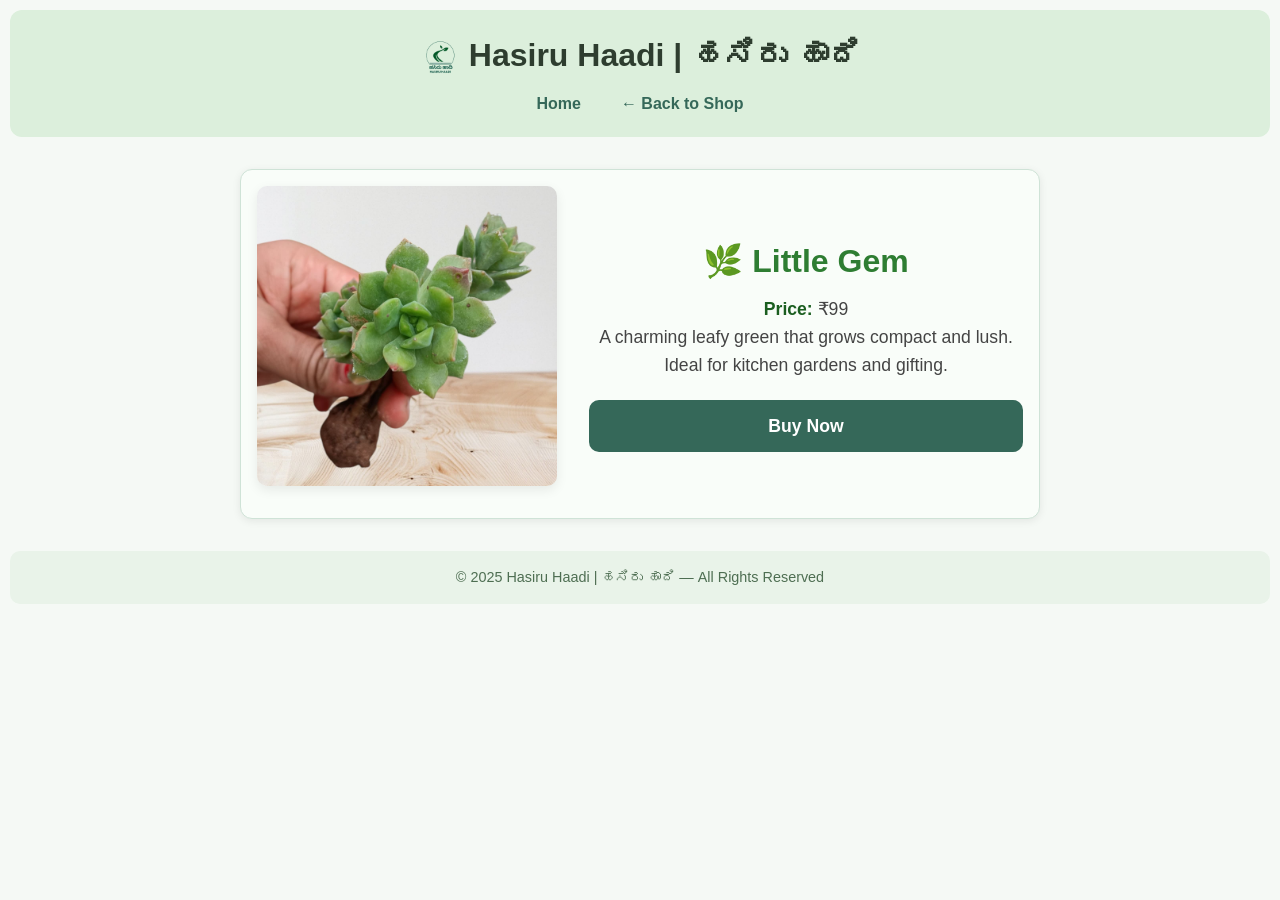
<file: product-little-gem.html>
<!DOCTYPE html>
<html lang="en">
<head>
  <meta charset="UTF-8">
  <title>Little Gem | Hasiru Haadi</title>
  <meta name="viewport" content="width=device-width, initial-scale=1.0">
  <link rel="stylesheet" href="style/style.css">
</head>
<body>
  <header>
    <h1><img src="images/logo.png" alt="Hasiru Haadi Logo" style="height: 40px; vertical-align: middle;"> Hasiru Haadi | ಹಸಿರು ಹಾದಿ</h1>
    <nav>
      <a href="index.html">Home</a>
      <a href="shop.html">← Back to Shop</a>
    </nav>
  </header>

  <main class="product-detail">
    <div class="product-flex">
      <img src="images/little-gem.jpg" alt="Little Gem">
      <div class="product-info">
        <h2>🌿 Little Gem</h2>
        <p><strong>Price:</strong> ₹99</p>
        <p>A charming leafy green that grows compact and lush. Ideal for kitchen gardens and gifting.</p>
        <a href="buy.html" class="button">Buy Now</a>
      </div>
    </div>
  </main>

  <footer>
    <p>© 2025 Hasiru Haadi | ಹಸಿರು ಹಾದಿ — All Rights Reserved</p>
  </footer>
</body>
</html>
</file>
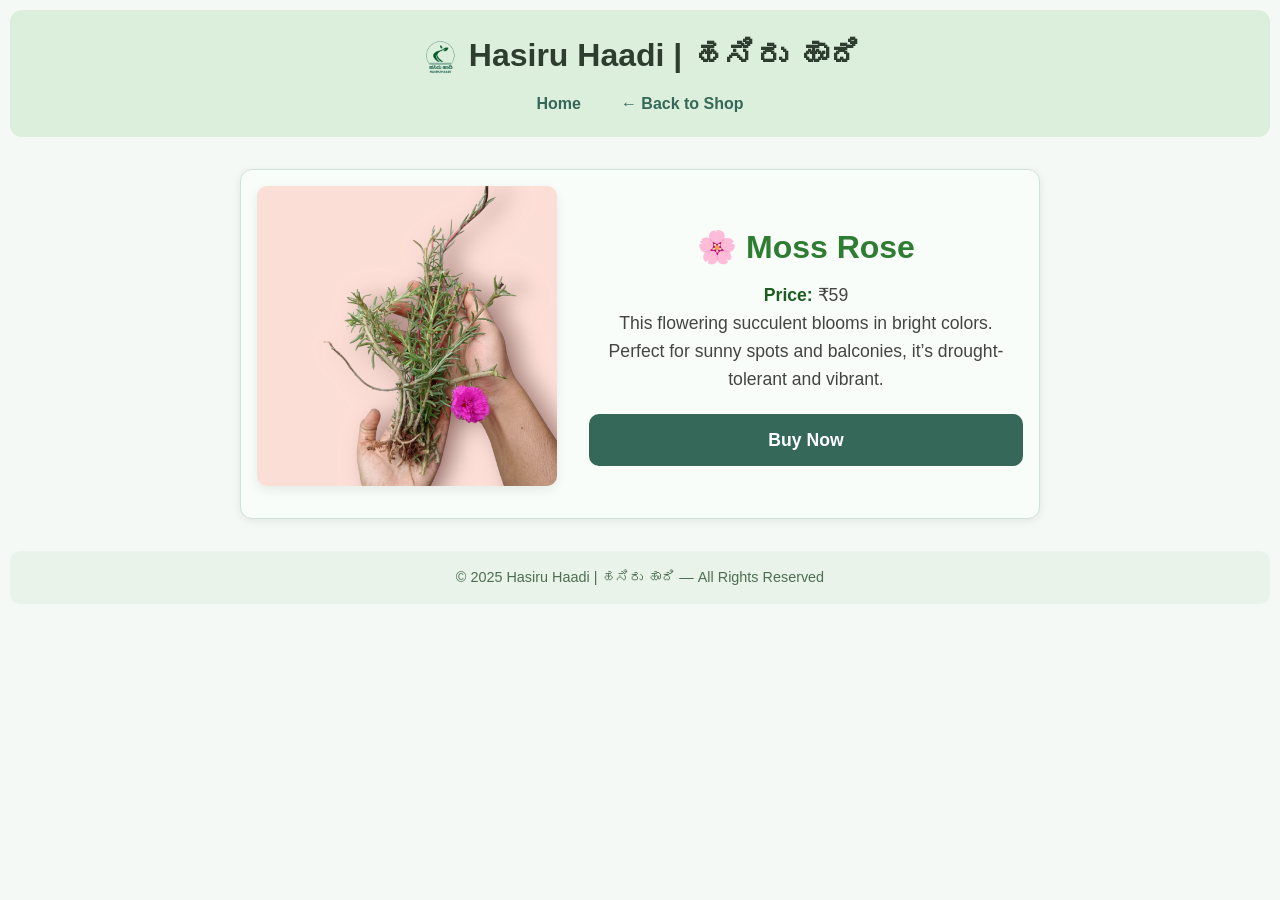
<file: product-moss-rose.html>
<!DOCTYPE html>
<html lang="en">
<head>
  <meta charset="UTF-8">
  <title>Moss Rose | Hasiru Haadi</title>
  <meta name="viewport" content="width=device-width, initial-scale=1.0">
  <link rel="stylesheet" href="style/style.css">
</head>
<body>
  <header>
    <h1><img src="images/logo.png" alt="Hasiru Haadi Logo" style="height: 40px; vertical-align: middle;"> Hasiru Haadi | ಹಸಿರು ಹಾದಿ</h1>
    <nav>
      <a href="index.html">Home</a>
      <a href="shop.html">← Back to Shop</a>
    </nav>
  </header>

  <main class="product-detail">
    <div class="product-flex">
      <img src="images/moss-rose.jpg" alt="Moss Rose">
      <div class="product-info">
        <h2>🌸 Moss Rose</h2>
        <p><strong>Price:</strong> ₹59</p>
        <p>This flowering succulent blooms in bright colors. Perfect for sunny spots and balconies, it’s drought-tolerant and vibrant.</p>
        <a href="buy.html" class="button">Buy Now</a>
      </div>
    </div>
  </main>

  <footer>
    <p>© 2025 Hasiru Haadi | ಹಸಿರು ಹಾದಿ — All Rights Reserved</p>
  </footer>
</body>
</html>
</file>
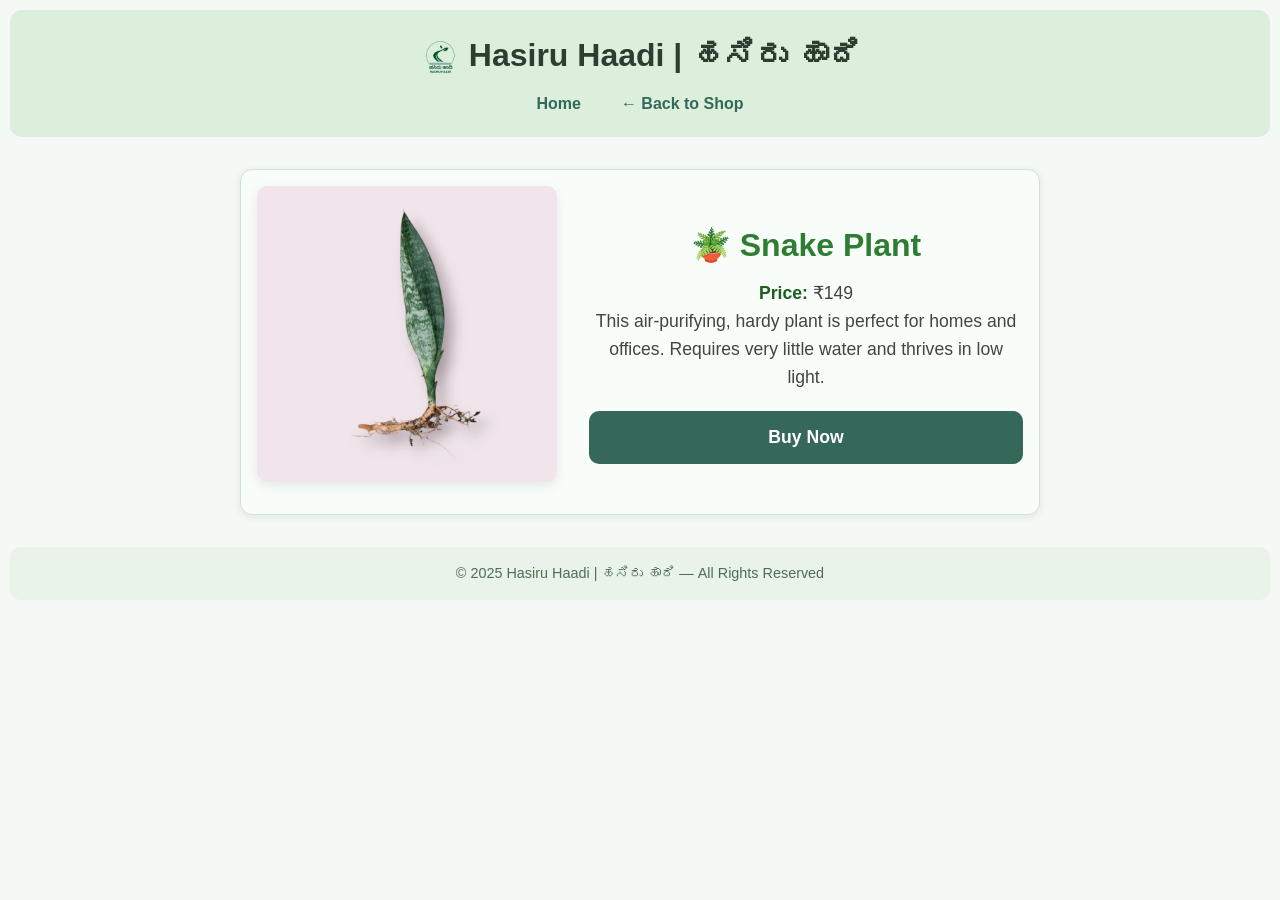
<file: product-snake-plant.html>
<!DOCTYPE html>
<html lang="en">
<head>
  <meta charset="UTF-8">
  <title>Snake Plant | Hasiru Haadi</title>
  <meta name="viewport" content="width=device-width, initial-scale=1.0">
  <link rel="stylesheet" href="style/style.css">
</head>
<body>
  <header>
    <h1><img src="images/logo.png" alt="Hasiru Haadi Logo" style="height: 40px; vertical-align: middle;"> Hasiru Haadi | ಹಸಿರು ಹಾದಿ</h1>
    <nav>
      <a href="index.html">Home</a>
      <a href="shop.html">← Back to Shop</a>
    </nav>
  </header>

  <main class="product-detail">
    <div class="product-flex">
      <img src="images/snake-plant.jpg" alt="Snake Plant">
      <div class="product-info">
        <h2>🪴 Snake Plant</h2>
        <p><strong>Price:</strong> ₹149</p>
        <p>This air-purifying, hardy plant is perfect for homes and offices. Requires very little water and thrives in low light.</p>
        <a href="buy.html" class="button">Buy Now</a>
      </div>
    </div>
  </main>

  <footer>
    <p>© 2025 Hasiru Haadi | ಹಸಿರು ಹಾದಿ — All Rights Reserved</p>
  </footer>
</body>
</html>
</file>
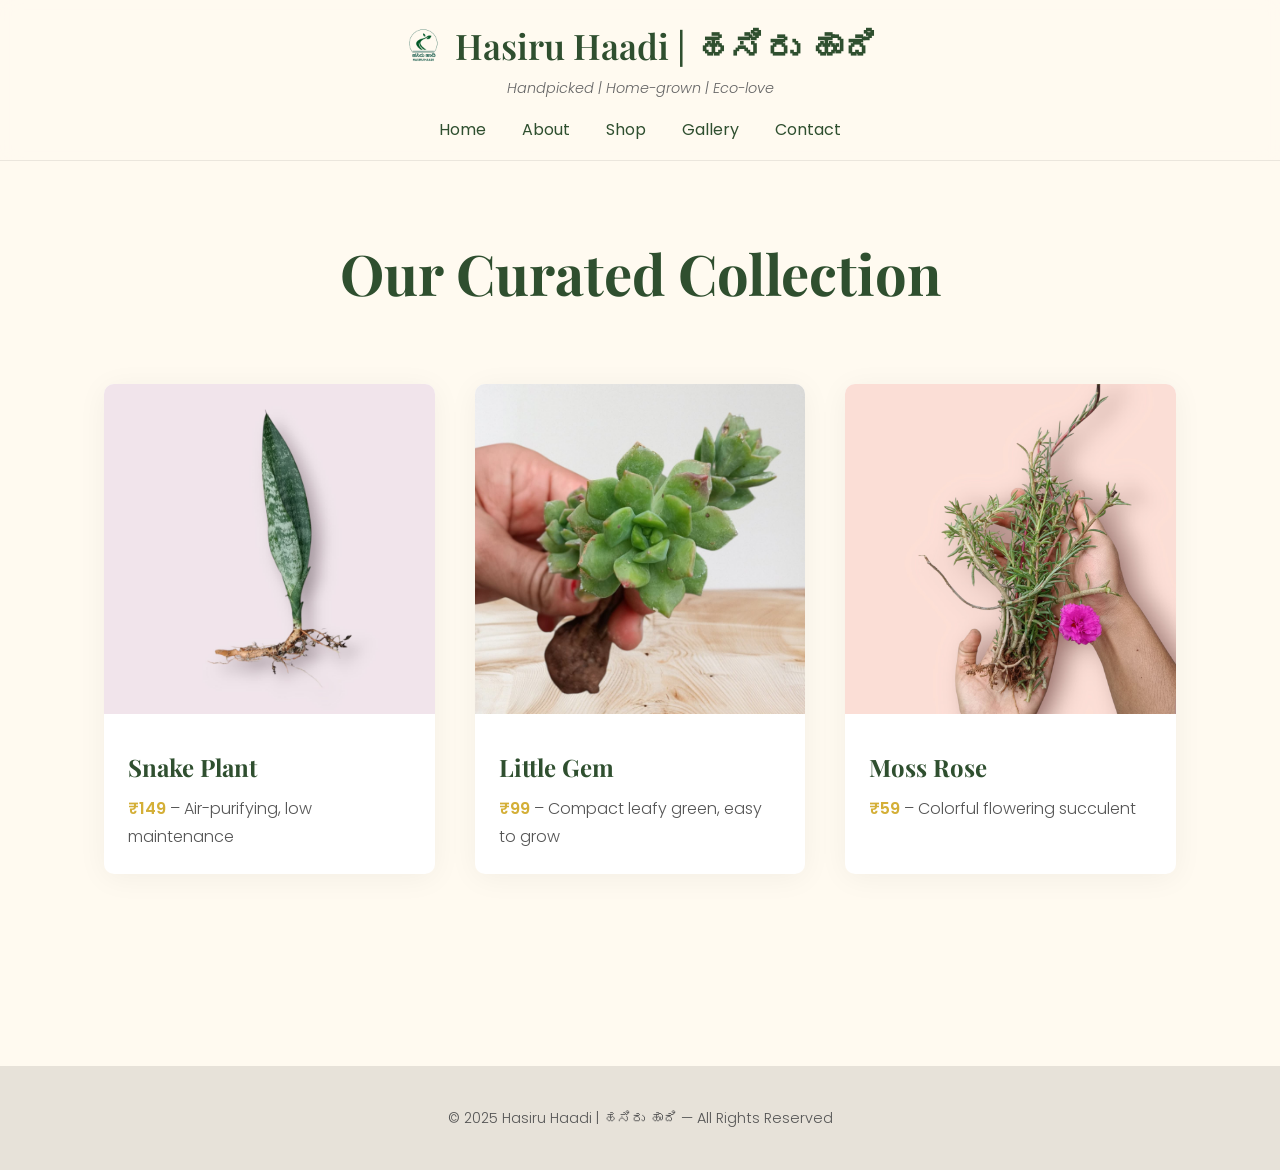
<file: shop.html>
<!DOCTYPE html>
<html lang="en">
<head>
    <meta charset="UTF-8">
    <title>Shop | Hasiru Haadi</title>
    <meta name="viewport" content="width=device-width, initial-scale=1.0">
    <link rel="icon" type="image/x-icon" href="favicon.ico">

    <link rel="preconnect" href="https://fonts.googleapis.com">
    <link rel="preconnect" href="https://fonts.gstatic.com" crossorigin>
    <link href="https://fonts.googleapis.com/css2?family=Playfair+Display:wght@600&family=Poppins:wght@300;400;600&display=swap" rel="stylesheet">

    <style>
        /* --- ROOT VARIABLES (Consistent with other pages) --- */
        :root {
            --dark-green: #2F4F2F; /* Deep Forest Green */
            --accent-gold: #D4AF37; /* Gold/Ochre */
            --background-ivory: #FFFAF0; /* Floral White/Ivory */
            --text-dark: #333333;
            --text-light-gray: #555;
            --font-heading: 'Playfair Display', serif;
            --font-body: 'Poppins', sans-serif;
        }

        /* --- GENERAL STYLES (Consistent with other pages) --- */
        * {
            margin: 0;
            padding: 0;
            box-sizing: border-box;
        }

        html {
            scroll-behavior: smooth;
        }

        body {
            font-family: var(--font-body);
            background-color: var(--background-ivory);
            color: var(--text-dark);
            line-height: 1.7;
            overflow-x: hidden;
            font-weight: 300;
        }

        /* --- HEADER & FOOTER (Identical to other pages) --- */
        header {
            background: rgba(255, 250, 240, 0.85);
            backdrop-filter: blur(10px);
            padding: 1rem 5%;
            text-align: center;
            position: sticky;
            top: 0;
            z-index: 1000;
            border-bottom: 1px solid rgba(0,0,0,0.08);
        }

        header h1 {
            font-family: var(--font-heading);
            font-size: 2.2rem;
            font-weight: 600;
            color: var(--dark-green);
            display: flex;
            align-items: center;
            justify-content: center;
            gap: 12px;
        }
        
        header h1 img {
            transition: transform 0.3s ease;
        }

        header h1:hover img {
            transform: scale(1.1);
        }

        header p {
            font-style: italic;
            color: #666;
            margin-bottom: 1rem;
            font-size: 0.9rem;
            font-weight: 300;
        }
        
        nav a {
            color: var(--dark-green);
            text-decoration: none;
            margin: 0 1rem;
            font-weight: 400;
            position: relative;
            padding-bottom: 8px;
            transition: color 0.3s ease;
        }

        nav a::after {
            content: '';
            position: absolute;
            width: 0;
            height: 2px;
            bottom: 0;
            left: 50%;
            transform: translateX(-50%);
            background-color: var(--accent-gold);
            transition: width 0.3s cubic-bezier(0.65, 0, 0.35, 1);
        }

        nav a:hover {
            color: var(--text-dark);
        }

        nav a:hover::after {
            width: 100%;
        }

        footer {
            text-align: center;
            padding: 2.5rem 1rem;
            background: #e7e2d9;
            color: var(--text-light-gray);
            font-size: 0.9rem;
            margin-top: 6rem;
        }

        /* --- SHOP PAGE SPECIFIC STYLES --- */
        .shop {
            max-width: 1200px;
            margin: 0 auto;
            padding: 4rem 5% 6rem;
        }
        
        .shop h2 {
            font-family: var(--font-heading);
            font-size: clamp(2.5rem, 6vw, 3.5rem);
            color: var(--dark-green);
            text-align: center;
            margin-bottom: 4rem;
            animation: fadeInDown 1s ease-out;
        }

        .product-grid {
            display: grid;
            grid-template-columns: repeat(auto-fit, minmax(280px, 1fr));
            gap: 2.5rem;
        }
        
        .product-card {
            background: #fff;
            border-radius: 10px;
            box-shadow: 0 4px 30px rgba(0,0,0,0.05);
            overflow: hidden; /* Important for the image zoom effect */
            transition: transform 0.3s ease, box-shadow 0.3s ease;
            opacity: 0;
            animation: fadeInUp 0.8s ease-out forwards;
        }

        /* Staggered animation for product cards */
        .product-card:nth-child(1) { animation-delay: 0.1s; }
        .product-card:nth-child(2) { animation-delay: 0.2s; }
        .product-card:nth-child(3) { animation-delay: 0.3s; }
        /* Add more if you have more products */
        .product-card:nth-child(4) { animation-delay: 0.4s; }
        .product-card:nth-child(5) { animation-delay: 0.5s; }
        .product-card:nth-child(6) { animation-delay: 0.6s; }


        .product-card:hover {
            transform: translateY(-8px);
            box-shadow: 0 10px 40px rgba(0,0,0,0.12);
        }
        
        .product-card a {
            text-decoration: none;
            color: inherit;
            display: block;
        }

        .product-card img {
            width: 100%;
            aspect-ratio: 1 / 1;
            object-fit: cover;
            transition: transform 0.4s ease;
        }

        .product-card:hover img {
            transform: scale(1.05);
        }
        
        .product-card .info {
             padding: 1.5rem;
        }
        
        .product-card h3 {
            font-family: var(--font-heading);
            font-size: 1.5rem;
            margin-bottom: 0.5rem;
            color: var(--dark-green);
        }
        
        .product-card p {
            color: var(--text-light-gray);
            font-weight: 300;
        }
        
        .product-card p strong {
            font-weight: 600;
            color: var(--accent-gold);
        }


        /* --- KEYFRAMES --- */
        @keyframes fadeInDown {
            from { opacity: 0; transform: translateY(-20px); }
            to { opacity: 1; transform: translateY(0); }
        }

        @keyframes fadeInUp {
            from { opacity: 0; transform: translateY(30px); }
            to { opacity: 1; transform: translateY(0); }
        }

    </style>
</head>
<body>
  <header>
    <h1><img src="images/logo.png" alt="Hasiru Haadi Logo" style="height: 40px; vertical-align: middle;"> Hasiru Haadi | ಹಸಿರು ಹಾದಿ</h1>
    <p>Handpicked | Home-grown | Eco-love</p>
    <nav>
      <a href="index.html">Home</a>
      <a href="about.html">About</a>
      <a href="shop.html">Shop</a>
      <a href="gallery.html">Gallery</a>
      <a href="contact.html">Contact</a>
    </nav>
  </header>

  <main>
    <section class="shop">
      <h2>Our Curated Collection</h2>
      <div class="product-grid">
        <div class="product-card">
          <a href="product-snake-plant.html">
            <img src="images/snake-plant.jpg" alt="Snake Plant">
            <div class="info">
                <h3>Snake Plant</h3>
                <p><strong>₹149</strong> – Air-purifying, low maintenance</p>
            </div>
          </a>
        </div>
        <div class="product-card">
          <a href="product-little-gem.html">
            <img src="images/little-gem.jpg" alt="Little Gem">
            <div class="info">
                <h3>Little Gem</h3>
                <p><strong>₹99</strong> – Compact leafy green, easy to grow</p>
            </div>
          </a>
        </div>
        <div class="product-card">
          <a href="product-moss-rose.html">
            <img src="images/moss-rose.jpg" alt="Moss Rose">
            <div class="info">
                <h3>Moss Rose</h3>
                <p><strong>₹59</strong> – Colorful flowering succulent</p>
            </div>
          </a>
        </div>
        </div>
    </section>
  </main>

  <footer>
    <p>© 2025 Hasiru Haadi | ಹಸಿರು ಹಾದಿ — All Rights Reserved</p>
  </footer>
</body>
</html>
</file>
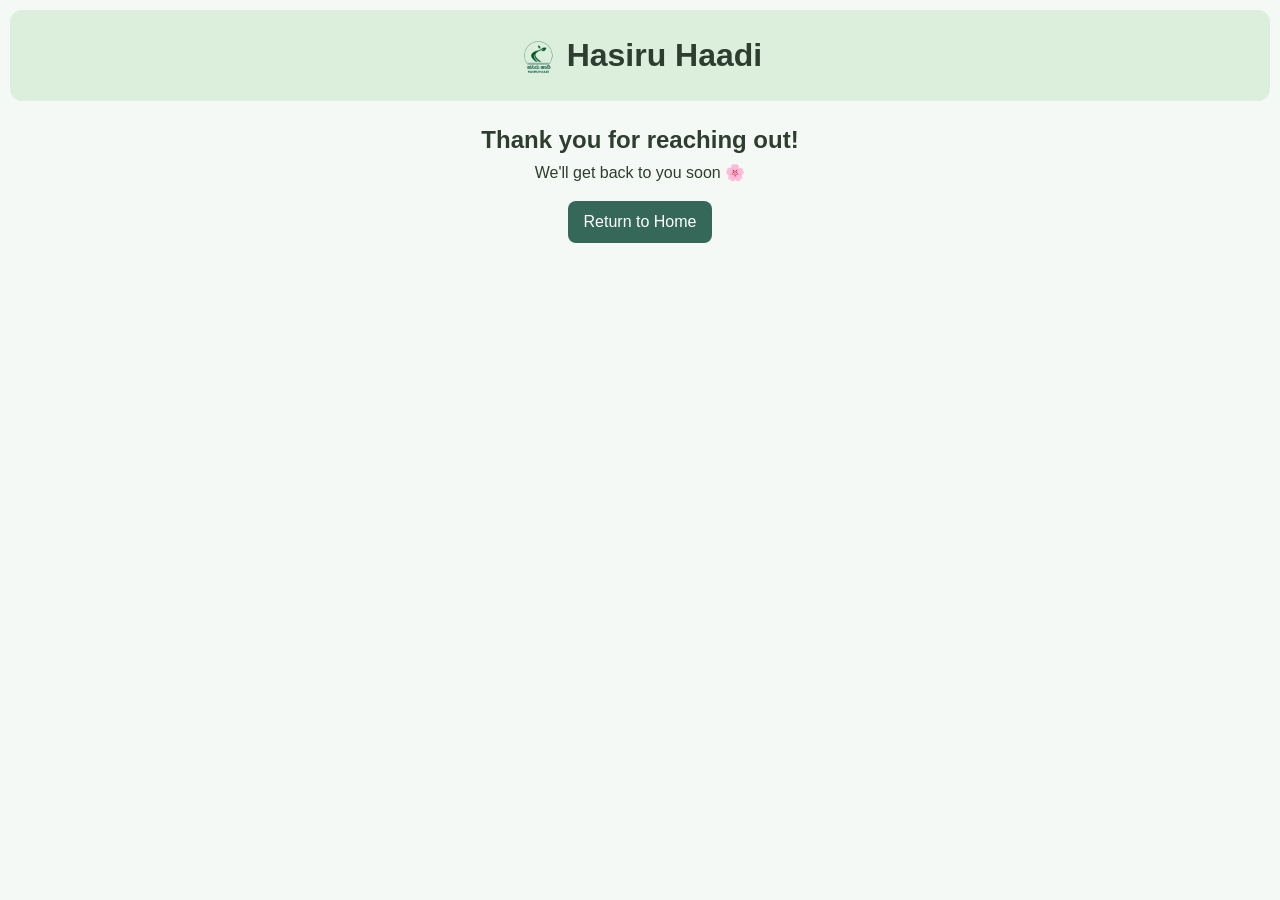
<file: thankyou.html>
<!DOCTYPE html>
<html lang="en">
<head>
  <meta charset="UTF-8">
  <title>Thank You</title>
  <link rel="stylesheet" href="style/style.css">
</head>
<body>
  <header>
    <h1><img src="images/logo.png" alt="Hasiru Haadi Logo" style="height: 40px; vertical-align: middle;"> Hasiru Haadi</h1>
  </header>

  <main>
    <h2>Thank you for reaching out!</h2>
    <p>We'll get back to you soon 🌸</p>
    <a href="index.html" class="btn">Return to Home</a>
  </main>
</body>
</html>
</file>
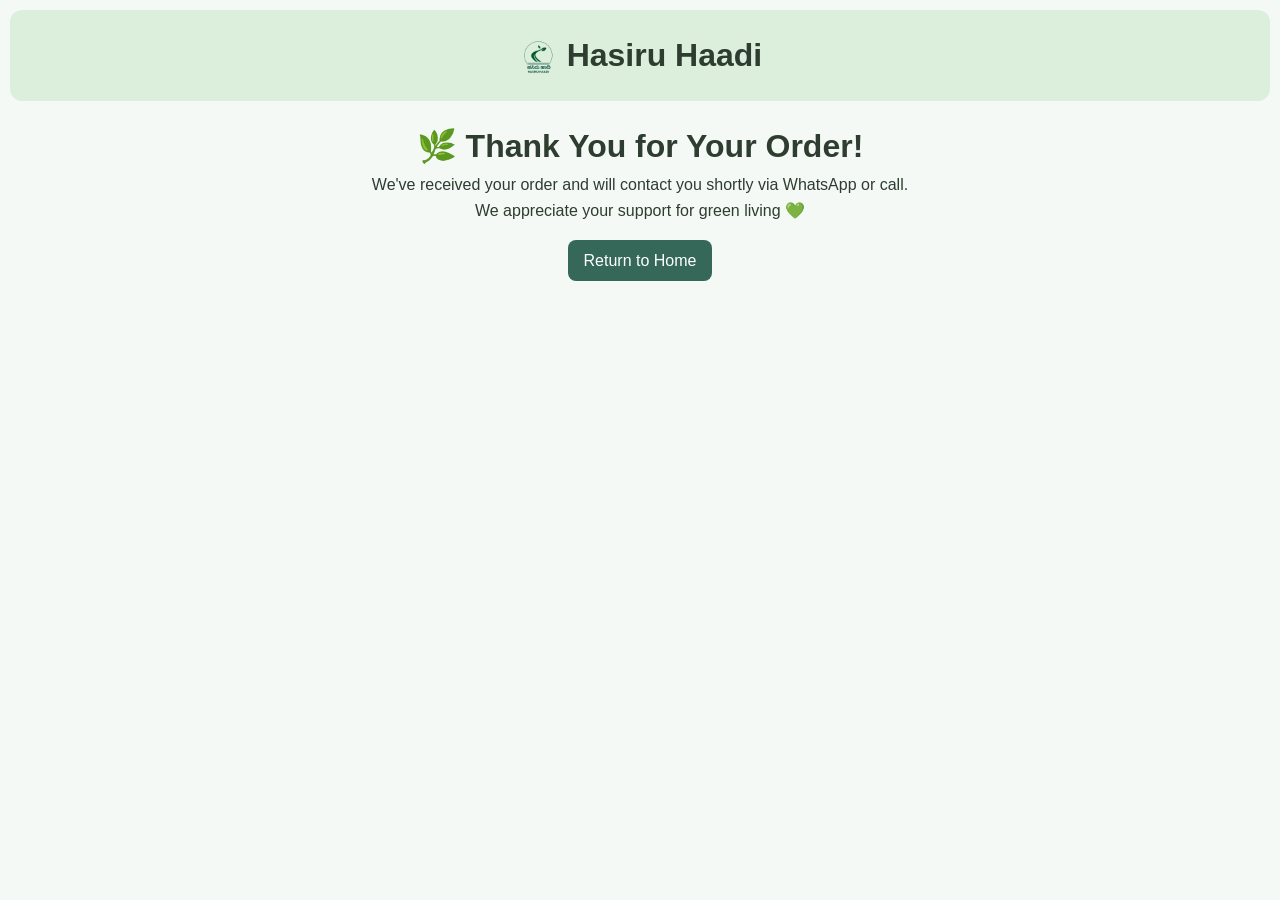
<file: thankyoufororder.html>
<!DOCTYPE html>
<html lang="en">
<head>
  <meta charset="UTF-8">
  <title>Thank You</title>
  <link rel="stylesheet" href="style/style.css">
</head>
<body>
  <header>
    <h1><img src="images/logo.png" alt="Hasiru Haadi Logo" style="height: 40px; vertical-align: middle;"> Hasiru Haadi</h1>
  </header>

  <main>
    <h1>🌿 Thank You for Your Order!</h1>
  <p>We've received your order and will contact you shortly via WhatsApp or call.</p>
  <p>We appreciate your support for green living 💚</p>
    <a href="index.html" class="btn">Return to Home</a>
  </main>
</body>
</html>
</file>
<file: style/style.css>
body {
  margin: 0;
  font-family: 'Segoe UI', sans-serif;
  background-color: #f5f9f5;
  color: #2e3d2f;
  text-align: center;
}

header {
  padding: 1em;
  background-color: #dcefdc;
}

nav a {
  margin: 0 1em;
  color: #356859;
  text-decoration: none;
  font-weight: bold;
}

.hero {
  padding: 2em;
  background-color: #ffffff;
}

.btn {
  display: inline-block;
  margin-top: 1em;
  padding: 0.5em 1em;
  background-color: #356859;
  color: white;
  border-radius: 8px;
  text-decoration: none;
  transition: background-color 0.3s ease;
}

.btn:hover {
  background-color: #2e4e3f;
}

footer {
  margin-top: 2em;
  padding: 1em;
  background-color: #e9f3e9;
  font-size: 0.9em;
}
.about {
  max-width: 700px;
  margin: 2em auto;
  padding: 1em;
  background-color: #ffffff;
  border-radius: 12px;
  box-shadow: 0 4px 12px rgba(0,0,0,0.05);
  text-align: left;
}

.about h2, .about h3 {
  color: #356859;
}

.about ul {
  list-style-type: none;
  padding-left: 0;
}

.about ul li {
  padding: 0.5em 0;
}
.shop {
  padding: 2em;
  background-color: #ffffff;
}

.product-grid {
  display: flex;
  flex-wrap: wrap;
  justify-content: center;
  gap: 2em;
  margin-top: 1em;
}

.product-card {
  background-color: #f0f7f0;
  border-radius: 12px;
  padding: 1em;
  width: 220px;
  box-shadow: 0 4px 8px rgba(0,0,0,0.05);
  text-align: center;
}

.product-card img {
  width: 100%;
  height: 160px;
  object-fit: cover;
  border-radius: 8px;
}

.product-card h3 {
  margin-top: 0.7em;
  color: #356859;
}

.product-card p {
  color: #555;
}
.contact {
  max-width: 600px;
  margin: 2em auto;
  background-color: #ffffff;
  padding: 2em;
  border-radius: 12px;
  box-shadow: 0 4px 12px rgba(0,0,0,0.05);
  text-align: left;
}

.contact h2 {
  color: #356859;
  margin-bottom: 1em;
}

.contact-options {
  display: flex;
  flex-direction: column;
  gap: 1.5em;
}

.whatsapp-link {
  display: inline-block;
  background-color: #25D366;
  color: white;
  padding: 0.6em 1em;
  border-radius: 8px;
  text-decoration: none;
  font-weight: bold;
  text-align: center;
}

form input, form textarea {
  width: 100%;
  padding: 0.7em;
  margin-bottom: 1em;
  border: 1px solid #ccc;
  border-radius: 6px;
  font-size: 1em;
}

form button {
  background-color: #356859;
  color: white;
  border: none;
  padding: 0.7em 1.5em;
  border-radius: 8px;
  font-size: 1em;
  cursor: pointer;
  transition: background-color 0.3s ease;
}

form button:hover {
  background-color: #2e4e3f;
}
.gallery {
  padding: 2em;
  background-color: #ffffff;
  text-align: center;
}

.gallery h2 {
  color: #356859;
  margin-bottom: 1.5em;
}

.gallery-grid {
  display: grid;
  grid-template-columns: repeat(auto-fit, minmax(220px, 1fr));
  gap: 1.5em;
  padding: 0 1em;
}

.gallery-grid img {
  width: 100%;
  height: 200px;
  object-fit: cover;
  border-radius: 10px;
  box-shadow: 0 2px 8px rgba(0, 0, 0, 0.1);
  transition: transform 0.3s ease;
}

.gallery-grid img:hover {
  transform: scale(1.05);
}
.email-link {
  display: inline-block;
  background-color: #356859;
  color: white;
  padding: 0.7em 1.2em;
  border-radius: 8px;
  text-decoration: none;
  font-weight: 600;
  font-size: 1em;
  transition: background-color 0.3s ease;
  text-align: center;
  margin-bottom: 1em;
}

.email-link:hover {
  background-color: #2e4e3f;
}

/* Make content flow nicely on small screens */
body {
  margin: 0;
  padding: 0;
  font-family: 'Segoe UI', sans-serif;
}

/* Responsive nav */
nav {
  display: flex;
  flex-wrap: wrap;
  justify-content: center;
  gap: 1em;
  margin-top: 1em;
}

/* Image gallery grid */
.gallery-grid {
  display: grid;
  grid-template-columns: repeat(auto-fit, minmax(160px, 1fr));
  gap: 1em;
  padding: 1em;
}

.gallery-grid img,
.gallery-grid iframe {
  width: 100%;
  height: auto;
  border-radius: 10px;
  object-fit: cover;
}

/* Form responsiveness */
form {
  display: flex;
  flex-direction: column;
  gap: 1em;
  max-width: 500px;
  margin: auto;
  padding: 1em;
}

input, textarea {
  padding: 0.8em;
  border: 1px solid #ccc;
  border-radius: 8px;
  font-size: 1em;
}

button {
  background-color: #356859;
  color: white;
  border: none;
  padding: 0.8em;
  border-radius: 8px;
  font-size: 1em;
  cursor: pointer;
}

button:hover {
  background-color: #2e4e3f;
}

/* Email link */
.email-link {
  display: block;
  text-align: center;
  margin: 1em auto;
  width: max-content;
}
/* === Product Detail Page Styles === */
.product-detail {
  max-width: 800px;
  margin: 2rem auto;
  padding: 1rem;
  background: #f9fdf9;
  border: 1px solid #cfe3d7;
  border-radius: 12px;
  text-align: center;
  box-shadow: 0 2px 8px rgba(0, 0, 0, 0.08);
}

.product-detail h2 {
  font-size: 2rem;
  margin-bottom: 1rem;
  color: #2e7d32;
}

.product-detail img {
  max-width: 100%;
  height: auto;
  border-radius: 8px;
  margin-bottom: 1rem;
}

.product-detail p {
  font-size: 1.1rem;
  line-height: 1.6;
  color: #444;
}

.product-detail strong {
  color: #1b5e20;
}

/* Optional: Add a subtle button style */
.button {
  display: inline-block;
  margin-top: 1.5rem;
  padding: 0.75rem 1.5rem;
  background-color: #81c784;
  color: white;
  border: none;
  border-radius: 6px;
  text-decoration: none;
  font-size: 1rem;
  transition: background-color 0.3s ease;
}

.button:hover {
  background-color: #66bb6a;
}
/* Flex layout for product details */
.product-flex {
  display: flex;
  flex-wrap: wrap;
  gap: 2rem;
  align-items: center;
  justify-content: center;
}

.product-flex img {
  max-width: 300px;
  width: 100%;
  border-radius: 10px;
  box-shadow: 0 4px 12px rgba(0, 0, 0, 0.08);
}

.product-info {
  flex: 1;
  min-width: 250px;
}

.product-info h2 {
  font-size: 2rem;
  margin-bottom: 0.5rem;
  color: #2e7d32;
}

.product-info p {
  font-size: 1.1rem;
  line-height: 1.6;
  color: #444;
}

.button {
  display: inline-block;
  margin-top: 1.2rem;
  padding: 0.7rem 1.4rem;
  background-color: #81c784;
  color: white;
  border: none;
  border-radius: 6px;
  text-decoration: none;
  font-size: 1rem;
  transition: background-color 0.3s ease;
}

.button:hover {
  background-color: #66bb6a;
}

/* Responsive for small screens */
@media (max-width: 768px) {
  .product-flex {
    flex-direction: column;
    text-align: center;
  }

  .product-info {
    padding: 0 1rem;
  }
}


/* Reset default browser styles */
* {
  margin: 0;
  padding: 0;
  box-sizing: border-box;
}

body {
  font-family: "Segoe UI", sans-serif;
  line-height: 1.6;
  background-color: #f5f9f5; /* soft light green */
  color: #2e3d2f; /* dark greenish brown */
  padding: 10px;
}

/* Header Styles */
header {
  background-color: #dcefdc; /* light minty green */
  color: #2e3d2f;
  padding: 20px;
  border-radius: 12px;
  text-align: center;
  margin-bottom: 20px;
}

header h1 {
  font-size: 2rem;
}

nav {
  margin-top: 10px;
}

nav a {
  color: #356859; /* deep green */
  text-decoration: none;
  margin: 0 12px;
  font-weight: bold;
}

nav a:hover {
  text-decoration: underline;
}

/* Form Section */
main.contact-form {
  background-color: #ffffff;
  max-width: 600px;
  margin: auto;
  padding: 25px;
  border-radius: 15px;
  box-shadow: 0 0 12px rgba(0, 0, 0, 0.05);
}

main.contact-form h2 {
  text-align: center;
  margin-bottom: 20px;
  color: #356859; /* deep green */
}

form label {
  display: block;
  margin-top: 15px;
  font-weight: 500;
}

form input[type="text"],
form input[type="tel"],
form input[type="number"],
form textarea,
form select {
  width: 100%;
  padding: 10px;
  margin-top: 5px;
  border-radius: 8px;
  border: 1px solid #ccc;
  font-size: 1rem;
}

form textarea {
  resize: vertical;
}

.button {
  display: block;
  width: 100%;
  margin-top: 20px;
  padding: 12px;
  background-color: #356859; /* button green */
  color: white;
  font-size: 1.1rem;
  font-weight: bold;
  border: none;
  border-radius: 10px;
  cursor: pointer;
  transition: background-color 0.3s ease;
}

.button:hover {
  background-color: #2e4e3f; /* darker hover */
}

/* Total Price Display */
#total {
  margin-top: 15px;
  font-size: 1.1rem;
  color: #2e4e3f; /* consistent with button hover */
  text-align: right;
}

/* Footer */
footer {
  margin-top: 30px;
  text-align: center;
  padding: 15px;
  background-color: #e9f3e9; /* softest green */
  border-radius: 10px;
  font-size: 0.9rem;
  color: #4e6e52;
}
</file>
